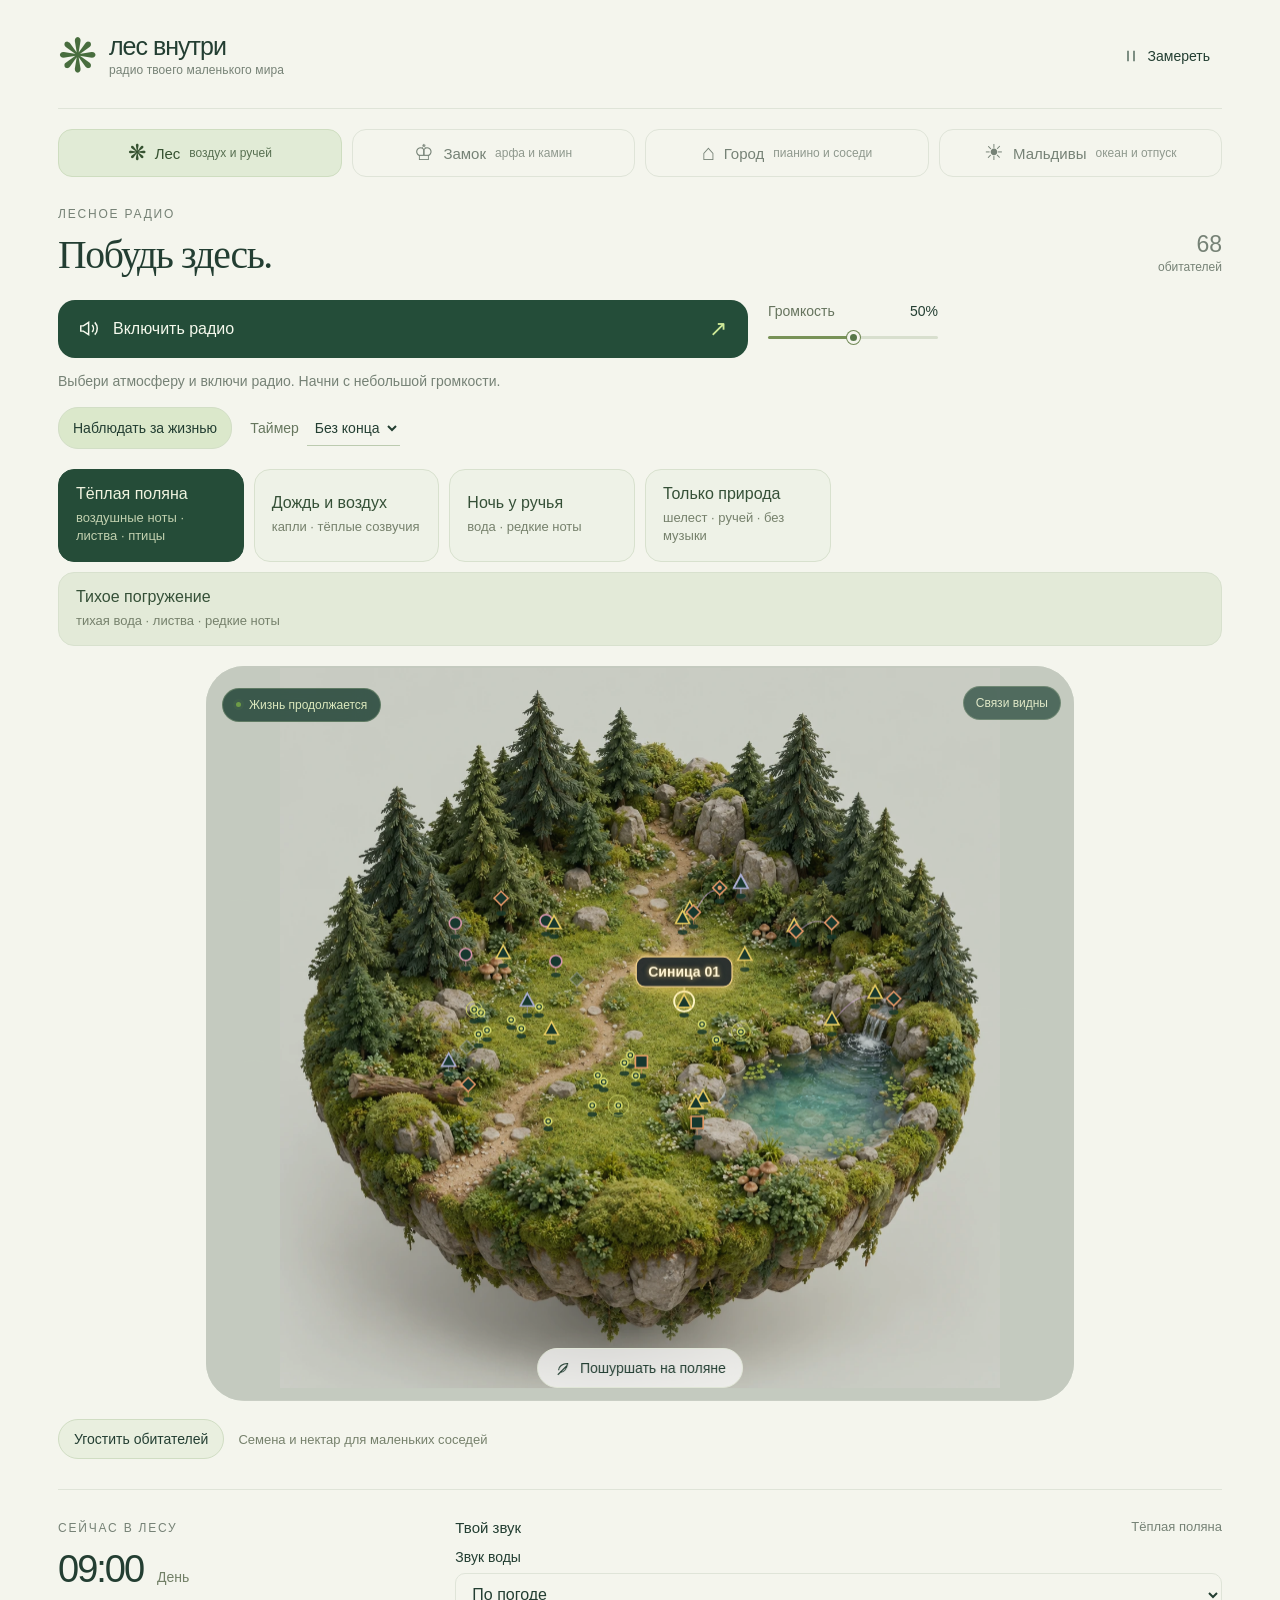
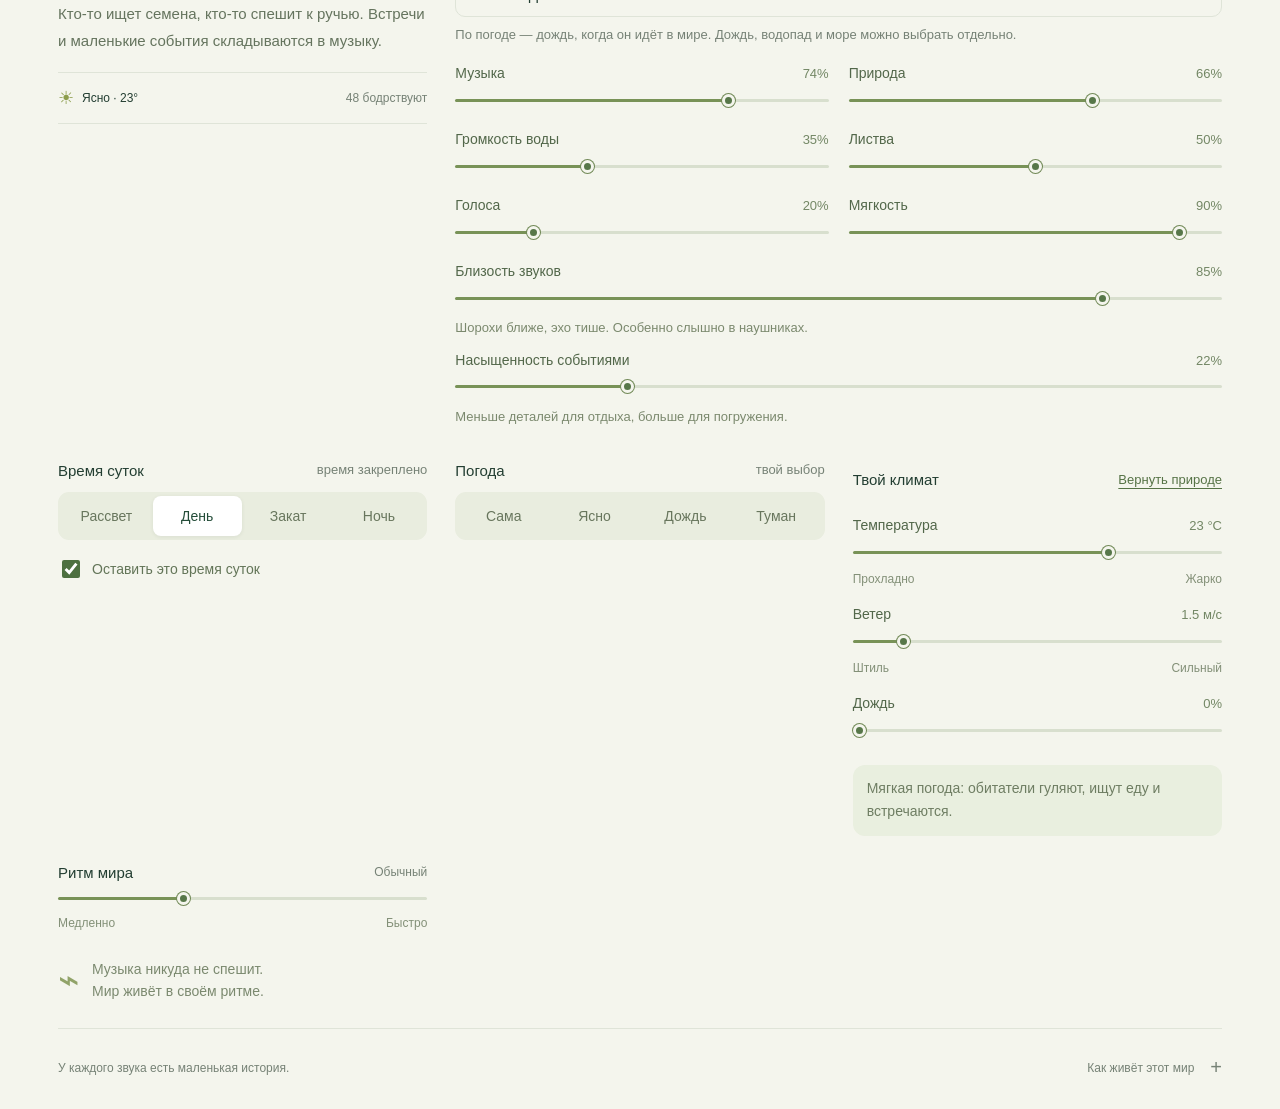
<file: index.html>
<!doctype html>
<html lang="ru">
<head>
  <meta charset="UTF-8">
  <meta name="viewport" content="width=device-width, initial-scale=1, viewport-fit=cover">
  <meta name="theme-color" content="#f4f5ed">
  <meta name="description" content="Маленький живой лес. Птицы перекликаются, погода меняется, а звуки рождаются из жизни обитателей.">
  <title>Лес внутри · тихое радио</title>
  <link rel="icon" type="image/svg+xml" href="data:image/svg+xml,%3Csvg xmlns='http://www.w3.org/2000/svg' viewBox='0 0 48 48'%3E%3Crect width='48' height='48' rx='14' fill='%231d4434'/%3E%3Cpath d='M24 8 11 30h10v10h6V30h10Z' fill='%23d7eb9b'/%3E%3C/svg%3E">
  <link rel="stylesheet" href="style.css?v=15">
  <script type="module" src="life-app.js?v=14"></script>
<!-- Yandex.Metrika counter -->
<script type="text/javascript">
    (function(m,e,t,r,i,k,a){
        m[i]=m[i]||function(){(m[i].a=m[i].a||[]).push(arguments)};
        m[i].l=1*new Date();
        for (var j = 0; j < document.scripts.length; j++) {if (document.scripts[j].src === r) { return; }}
        k=e.createElement(t),a=e.getElementsByTagName(t)[0],k.async=1,k.src=r,a.parentNode.insertBefore(k,a)
    })(window, document,'script','https://mc.yandex.ru/metrika/tag.js?id=113103435', 'ym');

    ym(113103435, 'init', {ssr:true, webvisor:true, clickmap:true, ecommerce:"dataLayer", referrer: document.referrer, url: location.href, accurateTrackBounce:true, trackLinks:true});
</script>
<!-- /Yandex.Metrika counter -->
<link rel="stylesheet" href="observation.css?v=16"><script type="module" src="observation.js?v=16"></script>
</head>
<body>
<noscript><div><img src="https://mc.yandex.ru/watch/113103435" style="position:absolute; left:-9999px;" alt="" /></div></noscript>
  <div class="app-shell">
    <header class="masthead">
      <a class="wordmark" href="./" aria-label="Лес внутри, главная"><span class="mark" aria-hidden="true">❋</span><span>лес внутри<span class="wordmark-sub">радио твоего маленького мира</span></span></a>
      <button class="quiet-button" id="pause" aria-pressed="false"><svg viewBox="0 0 24 24" fill="none" stroke="currentColor" stroke-width="1.5" aria-hidden="true"><path d="M8 5v14M16 5v14"/></svg><span>Замереть</span></button>
    </header>

    <nav class="world-navigation" aria-label="Выбрать мир"><a href="./" aria-current="page"><span aria-hidden="true">❋</span> Лес <small>воздух и ручей</small></a><a href="castle.html"><span aria-hidden="true">♔</span> Замок <small>арфа и камин</small></a><a href="city.html"><span aria-hidden="true">⌂</span> Город <small>пианино и соседи</small></a><a href="maldives.html"><span aria-hidden="true">☀</span> Мальдивы <small>океан и отпуск</small></a></nav>
    <main class="world-layout">
      <section class="world-section" aria-label="Живой лес">
        <div class="world-heading"><div><p class="eyebrow">ЛЕСНОЕ РАДИО</p><h1>Побудь здесь.</h1></div><div class="world-number"><span id="population">68</span><span> обитателей</span></div></div>
        <div class="listen-bar">
          <button class="listen-button" id="listen" aria-pressed="false"><svg id="speaker-icon" viewBox="0 0 24 24" fill="none" stroke="currentColor" stroke-width="1.7" aria-hidden="true"><path d="m11 5-6 4H2v6h3l6 4V5Z"/><path d="M15 8a6 6 0 0 1 0 8m3-11a10 10 0 0 1 0 14"/></svg><span id="listen-text">Включить радио</span><span class="listen-arrow" aria-hidden="true">↗</span></button>
          <div class="volume-control"><label for="volume">Громкость <output id="volume-value">45%</output></label><input id="volume" type="range" min="0" max="100" value="45" aria-label="Громкость леса"></div>
        </div>
        <p class="audio-note" id="audio-note" role="status">Нажми «Включить радио». Мягкая музыка и тихие звуки леса.</p>
        <div class="radio-tools"><button class="radio-toggle" id="radio-mode" aria-pressed="true">Наблюдать за жизнью</button><label for="sleep-timer">Таймер <select id="sleep-timer"><option value="0">Без конца</option><option value="15">15 минут</option><option value="30">30 минут</option><option value="60">1 час</option><option value="120">2 часа</option></select></label><output id="timer-left"></output></div>
        <div class="sound-scenes" role="group" aria-label="Готовая атмосфера">
          <button data-preset="warm" aria-pressed="false"><span>Тёплая поляна</span><small>воздушные ноты · листва · птицы</small></button>
          <button data-preset="rain" aria-pressed="false"><span>Дождь и воздух</span><small>капли · тёплые созвучия</small></button>
          <button data-preset="night" aria-pressed="false"><span>Ночь у ручья</span><small>вода · редкие ноты</small></button>
          <button data-preset="nature" aria-pressed="false"><span>Только природа</span><small>шелест · ручей · без музыки</small></button>
          <button class="immersion-preset" data-preset="close" aria-pressed="false"><span>Тихое погружение</span><small>тихая вода · листва · редкие ноты</small></button>
        </div>
        <div class="observation-stage" id="observation"><div class="scene-column"><div class="scene-wrap" id="scene-wrap">
          <div class="scene-badge" id="scene-badge"><span class="live-dot"></span><span id="scene-label">Лес просыпается</span></div>
          <canvas id="world" width="900" height="900" role="img" aria-label="Живой лес с 68 агентами. Нажми на обитателя или выбери его в панели наблюдения, чтобы узнать его цель."></canvas>
          <p class="scene-loading" id="scene-loading">Поляна просыпается…</p>
          <div class="scene-selected" id="scene-selected" hidden></div>
          <button class="touch-hint" id="call-birds"><svg viewBox="0 0 24 24" fill="none" stroke="currentColor" stroke-width="1.5" aria-hidden="true"><path d="M6 15c0-5 5-9 12-9-1 7-5 12-10 12m0 0 9-9m-9 9-3 3"/></svg>Пошуршать на поляне</button>
          <button class="connections-toggle" id="connections" aria-pressed="true">Связи видны</button>
          <div class="night-stars" aria-hidden="true">✦</div>
        </div></div>
<aside class="observation-panel" data-view="resident" aria-label="Наблюдать за жизнью">
<div class="observation-tabs" role="group" aria-label="Что наблюдать" hidden><button type="button" data-view="resident" aria-pressed="true" aria-controls="resident-panel">Житель</button><button type="button" data-view="events" aria-pressed="false" aria-controls="journal-panel">События</button></div>
<section id="resident-panel" class="agent-inspector" aria-labelledby="agent-heading"><div class="inspector-top"><h2 id="agent-heading">Наблюдать за обитателем</h2><select id="agent-select" aria-label="Выбрать обитателя"></select></div><div class="agent-now"><span id="agent-glyph" aria-hidden="true">△</span><div><p id="agent-action">Ищет семена</p><p id="agent-reason">Проголодался и ищет еду.</p></div></div><div class="needs"><div><span>Сытость</span><meter id="need-food" min="0" max="1" value=".5">50%</meter></div><div><span>Силы</span><meter id="need-energy" min="0" max="1" value=".8">80%</meter></div><div><span>Спокойствие</span><meter id="need-calm" min="0" max="1" value="1">100%</meter></div></div><p class="agent-memory" id="agent-memory">У каждого есть своё укрытие и знакомые места.</p></section>
<section id="journal-panel" class="journal-section" aria-labelledby="journal-heading"><div class="control-heading"><h2 id="journal-heading">Маленькие события</h2><span class="journal-flower" aria-hidden="true">✳</span></div><ol class="event-list" id="events"></ol></section>
</aside></div>
        <div class="world-actions"><button id="feed-world">Угостить обитателей</button><span id="interaction-note" role="status">Семена и нектар для маленьких соседей</span></div>
        <div class="species-legend" id="species-legend" aria-label="Виды обитателей"></div>
        
      </section>

      <aside class="forest-panel" aria-label="Управление лесом"><div class="environment-status">
        <div class="panel-intro"><p class="eyebrow">СЕЙЧАС В ЛЕСУ</p><div class="time-row"><span id="clock">06:20</span><span class="time-period" id="period">Рассвет</span></div><p class="world-summary" id="world-summary">Птицы просыпаются. Скоро раздастся первый ответ.</p></div>
        <div class="weather-status"><span id="weather-symbol" aria-hidden="true">☀</span><span id="weather-description">Тихое утро</span><span class="agent-count"><span id="awake-count">12</span> бодрствуют</span></div>
        <div class="ecosystem-pulse"><div><span>Активность</span><strong id="activity">0%</strong></div><div><span>Напряжение</span><strong id="tension">0%</strong></div></div>
        </div><section class="control-section sound-mixer"><div class="control-heading"><h2>Твой звук</h2><span id="preset-name">Мягкая атмосфера</span></div><div class="water-choice"><label for="water-mode">Звук воды</label><select id="water-mode" aria-describedby="water-help"><option value="0">По погоде</option><option value="1">Капли на листве</option><option value="2">Лесной водопад</option><option value="3">Морские волны</option><option value="4">Без воды</option></select><p id="water-help" class="range-help">По погоде — дождь, когда он идёт в мире. Дождь, водопад и море можно выбрать отдельно.</p></div><div class="mixer-grid">
          <div><label for="music">Музыка <output id="music-value">72%</output></label><input id="music" type="range" min="0" max="100" value="72"></div>
          <div><label for="world-volume">Природа <output id="world-volume-value">65%</output></label><input id="world-volume" type="range" min="0" max="100" value="65"></div>
          <div><label for="water">Громкость воды <output id="water-value">50%</output></label><input id="water" type="range" min="0" max="100" value="50"></div>
          <div><label for="leaves">Листва <output id="leaves-value">50%</output></label><input id="leaves" type="range" min="0" max="100" value="50"></div>
          <div><label for="calls">Голоса <output id="calls-value">24%</output></label><input id="calls" type="range" min="0" max="100" value="24"></div>
          <div><label for="softness">Мягкость <output id="softness-value">85%</output></label><input id="softness" type="range" min="0" max="100" value="85"></div>
          <div class="wide"><label for="intimacy">Близость звуков <output id="intimacy-value">85%</output></label><input id="intimacy" type="range" min="0" max="100" value="85"><p class="range-help">Шорохи ближе, эхо тише. Особенно слышно в наушниках.</p></div>
          <div class="wide"><label for="detail">Насыщенность событиями <output id="detail-value">30%</output></label><input id="detail" type="range" min="0" max="100" value="30"><p class="range-help">Меньше деталей для отдыха, больше для погружения.</p></div>
        </div></section>
        <section class="control-section"><div class="control-heading"><h2>Время суток</h2><span id="time-flow">день идёт сам</span></div><div class="segments time-segments" role="group" aria-label="Выбрать время суток"><button data-time="6.3" class="selected" aria-pressed="true">Рассвет</button><button data-time="12" aria-pressed="false">День</button><button data-time="18.5" aria-pressed="false">Закат</button><button data-time="23" aria-pressed="false">Ночь</button></div><label class="check-label" for="hold-time"><input id="hold-time" type="checkbox">Оставить это время суток</label></section>
        <section class="control-section"><div class="control-heading"><h2>Погода</h2><span id="weather-mode-label">меняется сама</span></div><div class="segments weather-segments" role="group" aria-label="Выбрать погоду"><button data-weather="auto" class="selected" aria-pressed="true">Сама</button><button data-weather="clear" aria-pressed="false">Ясно</button><button data-weather="rain" aria-pressed="false">Дождь</button><button data-weather="fog" aria-pressed="false">Туман</button></div></section>
        <section class="control-section climate-section"><div class="control-heading"><h2>Твой климат</h2><button class="text-button" id="auto-climate">Вернуть природе</button></div>
          <label for="temperature">Температура <output id="temperature-value">22 °C</output></label><input id="temperature" type="range" min="-5" max="35" step="1" value="22"><div class="range-caption"><span>Прохладно</span><span>Жарко</span></div>
          <label for="wind">Ветер <output id="wind-value">2 м/с</output></label><input id="wind" type="range" min="0" max="12" step="0.5" value="2"><div class="range-caption"><span>Штиль</span><span>Сильный</span></div>
          <label for="rain-level">Дождь <output id="rain-level-value">0%</output></label><input id="rain-level" type="range" min="0" max="100" step="1" value="0">
          <p class="climate-effect" id="climate-effect">Тепло и тихо. Обитатели гуляют по поляне.</p>
        </section>
        <section class="control-section rhythm-section"><div class="control-heading"><label for="speed">Ритм мира</label><output id="speed-value">Обычный</output></div><input id="speed" type="range" min="0" max="3" step="1" value="1"><div class="range-caption"><span>Медленно</span><span>Быстро</span></div></section>
        
        <div class="forest-note"><span aria-hidden="true">⌁</span><p>Музыка никуда не спешит.<br>Мир живёт в своём ритме.</p></div>
      </aside>
    </main>
    <footer><span>У каждого звука есть маленькая история.</span><button class="about-toggle" id="about-toggle" aria-expanded="false" aria-controls="about">Как живёт этот мир <span aria-hidden="true">+</span></button></footer>
    <section id="about" class="about" hidden><p>68 обитателей выбирают занятия в зависимости от голода, жажды, усталости, соседей и погоды. Они находят ресурсы, отдыхают, создают запасы и запоминают знакомых. Нажми на символ обитателя, чтобы увидеть его цель и состояние.</p><p>Протяжные воздушные ноты, свободные мелодии, шелест и ручей создаются в реальном времени. Встречи обитателей добавляют редкие ноты и звуки. Громкость меняется плавно. Ползунок «Природа» управляет всеми природными звуками. Вода, листва и голоса настраиваются отдельно; «Без воды» убирает дождь и потоки из звука.</p><p>Настройки и жизнь леса сохраняются в этом браузере. Радио продолжает звучать при переходе в другую вкладку, если браузер разрешает фоновое воспроизведение. На iPhone воспроизведение при блокировке экрана зависит от Safari и настроек устройства. Если звук прервался, вернись на страницу и нажми «Продолжить слушать». Таймер плавно убавляет звук в последние 30 секунд.</p><p class="credit">Самостоятельный эксперимент по мотивам <a href="https://www.murmur.living/" target="_blank" rel="noopener noreferrer">Murmur</a>. Неофициальная версия с собственным движком и звуком.</p></section>
  </div>
</body>
</html>
</file>
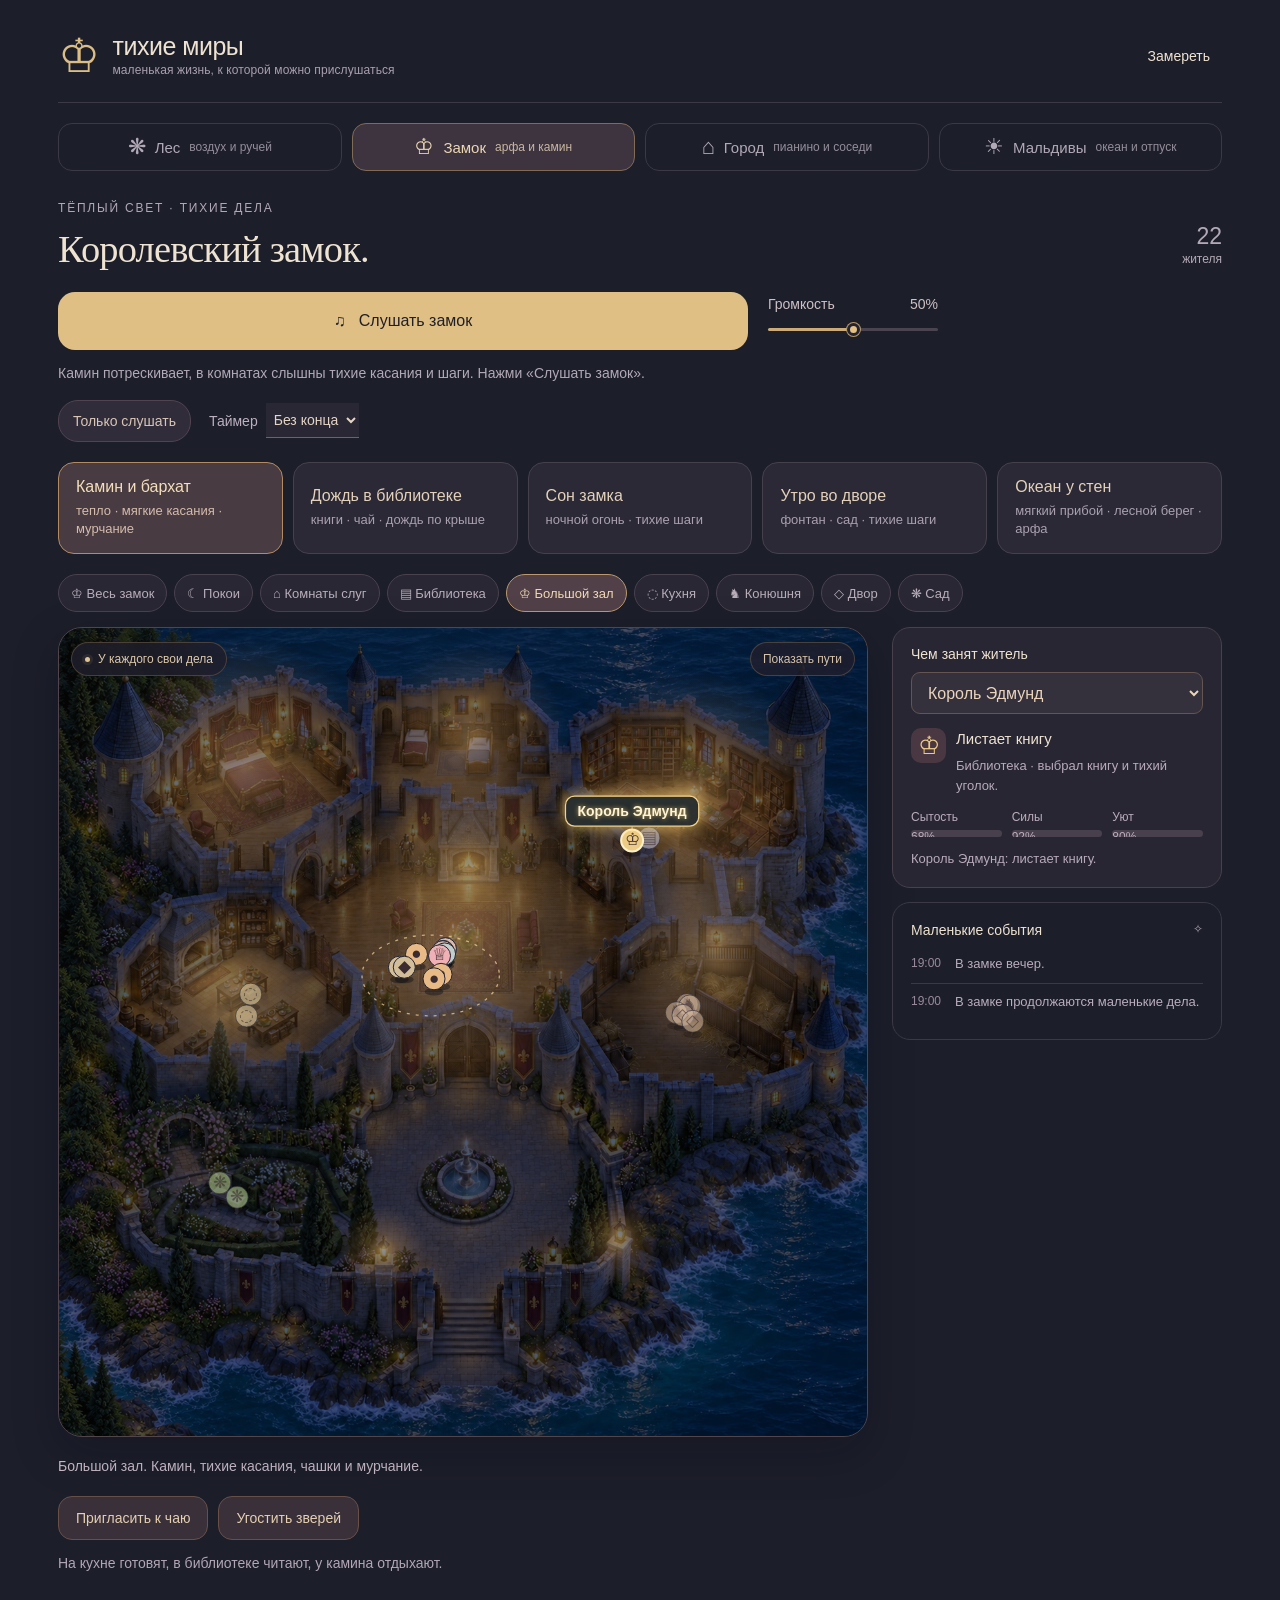
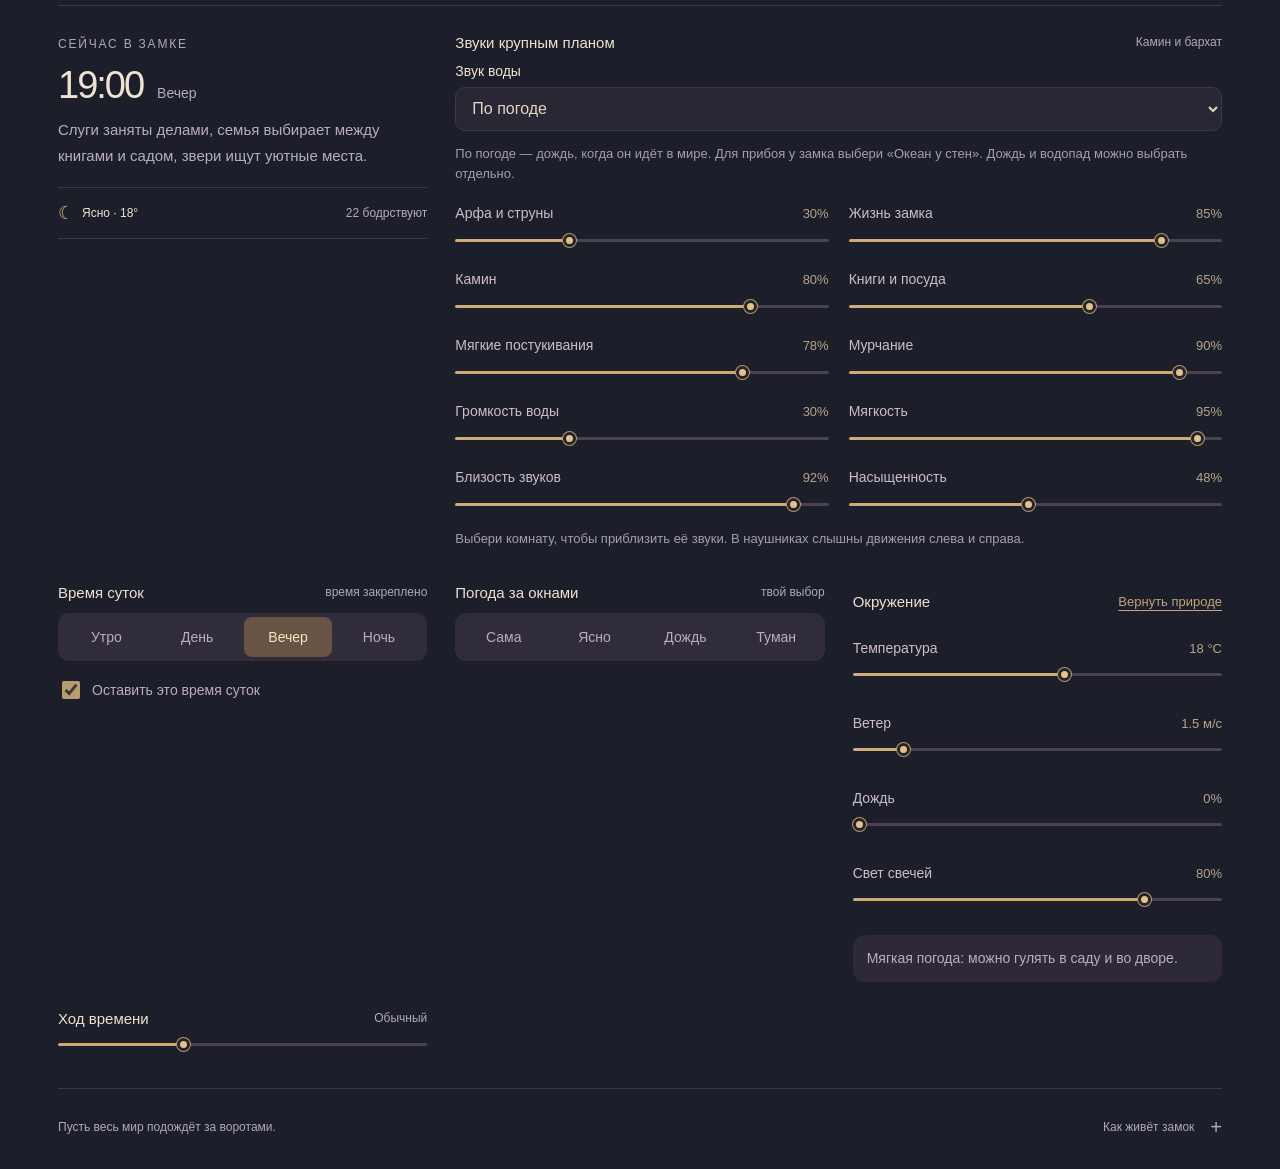
<file: castle.html>
<!doctype html>
<html lang="ru">
<head>
 <meta charset="UTF-8"><meta name="viewport" content="width=device-width, initial-scale=1, viewport-fit=cover"><meta name="theme-color" content="#1c1e2a">
 <title>Королевский замок · тихие миры</title><meta name="description" content="Живой миниатюрный замок: королевская семья, слуги и звери. Камин, книги, мягкие постукивания и тихая музыка.">
 <link rel="icon" href="data:image/svg+xml,%3Csvg xmlns='http://www.w3.org/2000/svg' viewBox='0 0 48 48'%3E%3Crect width='48' height='48' rx='12' fill='%23252736'/%3E%3Cpath d='m9 16 8 6 7-12 7 12 8-6-4 20H13Z' fill='%23ddbd83'/%3E%3C/svg%3E">
 <link rel="stylesheet" href="style.css?v=15"><link rel="stylesheet" href="castle.css?v=6"><script type="module" src="castle-app.js?v=14"></script>
<!-- Yandex.Metrika counter -->
<script type="text/javascript">
    (function(m,e,t,r,i,k,a){
        m[i]=m[i]||function(){(m[i].a=m[i].a||[]).push(arguments)};
        m[i].l=1*new Date();
        for (var j = 0; j < document.scripts.length; j++) {if (document.scripts[j].src === r) { return; }}
        k=e.createElement(t),a=e.getElementsByTagName(t)[0],k.async=1,k.src=r,a.parentNode.insertBefore(k,a)
    })(window, document,'script','https://mc.yandex.ru/metrika/tag.js?id=113103435', 'ym');

    ym(113103435, 'init', {ssr:true, webvisor:true, clickmap:true, ecommerce:"dataLayer", referrer: document.referrer, url: location.href, accurateTrackBounce:true, trackLinks:true});
</script>
<!-- /Yandex.Metrika counter -->
<link rel="stylesheet" href="observation.css?v=16"><script type="module" src="observation.js?v=16"></script>
</head>
<body class="castle-page">
<noscript><div><img src="https://mc.yandex.ru/watch/113103435" style="position:absolute; left:-9999px;" alt="" /></div></noscript>
<div class="app-shell">
 <header class="masthead"><a class="wordmark" href="./"><span class="mark" aria-hidden="true">♔</span><span>тихие миры<span class="wordmark-sub">маленькая жизнь, к которой можно прислушаться</span></span></a><button class="quiet-button" id="pause" aria-pressed="false">Замереть</button></header>
 <nav class="world-navigation" aria-label="Выбрать мир"><a href="./"><span aria-hidden="true">❋</span> Лес <small>воздух и ручей</small></a><a href="castle.html" aria-current="page"><span aria-hidden="true">♔</span> Замок <small>арфа и камин</small></a><a href="city.html"><span aria-hidden="true">⌂</span> Город <small>пианино и соседи</small></a><a href="maldives.html"><span aria-hidden="true">☀</span> Мальдивы <small>океан и отпуск</small></a></nav>
 <main class="world-layout">
 <section class="world-section" aria-label="Жизнь замка">
  <div class="world-heading"><div><p class="eyebrow">ТЁПЛЫЙ СВЕТ · ТИХИЕ ДЕЛА</p><h1>Королевский замок.</h1></div><div class="world-number"><span>22</span><span>жителя</span></div></div>
  <div class="listen-bar"><button class="listen-button" id="listen" aria-pressed="false"><span aria-hidden="true">♫</span><span id="listen-text">Слушать замок</span></button><div class="volume-control"><label for="volume">Громкость <output id="volume-value">50%</output></label><input id="volume" type="range" min="0" max="100" value="50"></div></div>
  <p class="audio-note" id="audio-note" role="status">Камин потрескивает, в комнатах слышны тихие касания и шаги. Нажми «Слушать замок».</p>
  <div class="radio-tools"><button class="radio-toggle" id="radio-mode" aria-pressed="false">Только слушать</button><label for="sleep-timer">Таймер <select id="sleep-timer"><option value="0">Без конца</option><option value="15">15 минут</option><option value="30">30 минут</option><option value="60">1 час</option><option value="120">2 часа</option></select></label><output id="timer-left"></output></div>
  <div class="sound-scenes" role="group" aria-label="Атмосфера замка"><button data-preset="hearth" aria-pressed="false"><span>Камин и бархат</span><small>тепло · мягкие касания · мурчание</small></button><button data-preset="library" aria-pressed="false"><span>Дождь в библиотеке</span><small>книги · чай · дождь по крыше</small></button><button data-preset="night" aria-pressed="false"><span>Сон замка</span><small>ночной огонь · тихие шаги</small></button><button data-preset="morning" aria-pressed="false"><span>Утро во дворе</span><small>фонтан · сад · тихие шаги</small></button><button data-preset="coast" aria-pressed="false"><span>Океан у стен</span><small>мягкий прибой · лесной берег · арфа</small></button></div>
  <div class="room-list" id="room-list" role="group" aria-label="Где слушать"></div>
  <div class="observation-stage" id="observation"><div class="scene-column"><div class="scene-wrap castle-scene"><div class="scene-badge"><span class="live-dot"></span><span id="scene-label">В замке вечер</span></div><canvas id="world" width="1000" height="1000" role="img" aria-label="Замок на лесном берегу океана в разрезе с движущимися жителями. Выбери жителя на карте или в панели наблюдения."></canvas><p class="scene-loading" id="scene-loading">Зажигаем свечи…</p><button class="connections-toggle" id="paths" aria-pressed="false">Показать пути</button></div></div>
<aside class="observation-panel" data-view="resident" aria-label="Наблюдать за жизнью">
<div class="observation-tabs" role="group" aria-label="Что наблюдать" hidden><button type="button" data-view="resident" aria-pressed="true" aria-controls="resident-panel">Житель</button><button type="button" data-view="events" aria-pressed="false" aria-controls="journal-panel">События</button></div>
<section id="resident-panel" class="agent-inspector" aria-labelledby="agent-heading"><div class="inspector-top"><h2 id="agent-heading">Чем занят житель</h2><select id="agent-select" aria-label="Выбрать жителя"></select></div><div class="agent-now"><span id="agent-glyph" aria-hidden="true">♔</span><div><p id="agent-action">Читает книгу</p><p id="agent-reason">Выбрал тихий уголок.</p></div></div><div class="needs"><div><span>Сытость</span><meter id="need-food" min="0" max="1" value=".8">80%</meter></div><div><span>Силы</span><meter id="need-energy" min="0" max="1" value=".8">80%</meter></div><div><span>Уют</span><meter id="need-comfort" min="0" max="1" value=".8">80%</meter></div></div><p class="agent-memory" id="agent-memory"></p></section>
<section id="journal-panel" class="journal-section" aria-labelledby="journal-heading"><div class="control-heading"><h2 id="journal-heading">Маленькие события</h2><span aria-hidden="true">✧</span></div><ol class="event-list" id="events"></ol></section>
</aside></div>
  <p class="focus-description" id="focus-description">Весь замок. Звуки доносятся из разных комнат.</p>
  <div class="castle-actions"><button id="invite-tea">Пригласить к чаю</button><button id="feed-pets">Угостить зверей</button></div><p class="action-note" id="interaction-note" role="status">На кухне готовят, в библиотеке читают, у камина отдыхают.</p>
  
 </section>
 <aside class="forest-panel" aria-label="Настройки замка"><div class="environment-status">
  <div class="panel-intro"><p class="eyebrow">СЕЙЧАС В ЗАМКЕ</p><div class="time-row"><span id="clock">19:00</span><span class="time-period" id="period">Вечер</span></div><p class="world-summary" id="world-summary">У каждого есть свои маленькие дела.</p></div>
  <div class="weather-status"><span id="weather-symbol" aria-hidden="true">☾</span><span id="weather-description">Тихий вечер</span><span class="agent-count"><span id="awake-count">22</span> бодрствуют</span></div>
  </div><section class="control-section sound-mixer"><div class="control-heading"><h2>Звуки крупным планом</h2><span id="preset-name">Камин и бархат</span></div><div class="water-choice"><label for="water-mode">Звук воды</label><select id="water-mode" aria-describedby="water-help"><option value="0">По погоде</option><option value="1">Дождь по крыше</option><option value="2">Лесной водопад</option><option value="3">Океан у стен</option><option value="4">Без воды</option></select><p id="water-help" class="range-help">По погоде — дождь, когда он идёт в мире. Для прибоя у замка выбери «Океан у стен». Дождь и водопад можно выбрать отдельно.</p></div><div class="mixer-grid" id="mixer-grid">
<div><label for="music">Арфа и струны <output id="music-value">32%</output></label><input id="music" type="range" min="0" max="100" value="32"></div>
<div><label for="world-volume">Жизнь замка <output id="world-volume-value">85%</output></label><input id="world-volume" type="range" min="0" max="100" value="85"></div>
<div><label for="fire">Камин <output id="fire-value">65%</output></label><input id="fire" type="range" min="0" max="100" value="65"></div>
<div><label for="paper">Книги и посуда <output id="paper-value">80%</output></label><input id="paper" type="range" min="0" max="100" value="80"></div>
<div><label for="fabric">Мягкие постукивания <output id="fabric-value">70%</output></label><input id="fabric" type="range" min="0" max="100" value="70"></div>
<div><label for="pets">Мурчание <output id="pets-value">72%</output></label><input id="pets" type="range" min="0" max="100" value="72"></div>
<div><label for="water">Громкость воды <output id="water-value">15%</output></label><input id="water" type="range" min="0" max="100" value="15"></div>
<div><label for="softness">Мягкость <output id="softness-value">94%</output></label><input id="softness" type="range" min="0" max="100" value="94"></div>
<div><label for="intimacy">Близость звуков <output id="intimacy-value">90%</output></label><input id="intimacy" type="range" min="0" max="100" value="90"></div>
<div><label for="detail">Насыщенность <output id="detail-value">45%</output></label><input id="detail" type="range" min="0" max="100" value="45"></div>
</div><p class="range-help">Выбери комнату, чтобы приблизить её звуки. В наушниках слышны движения слева и справа.</p></section>
  <section class="control-section"><div class="control-heading"><h2>Время суток</h2><span id="time-flow">время закреплено</span></div><div class="segments" role="group" aria-label="Время суток"><button data-time="7" aria-pressed="false">Утро</button><button data-time="13" aria-pressed="false">День</button><button data-time="19" aria-pressed="true">Вечер</button><button data-time="1" aria-pressed="false">Ночь</button></div><label class="check-label" for="hold-time"><input type="checkbox" id="hold-time" checked>Оставить это время суток</label></section>
  <section class="control-section"><div class="control-heading"><h2>Погода за окнами</h2><span id="weather-mode-label">твой выбор</span></div><div class="segments" role="group" aria-label="Погода"><button data-weather="auto" aria-pressed="false">Сама</button><button data-weather="clear" aria-pressed="true">Ясно</button><button data-weather="rain" aria-pressed="false">Дождь</button><button data-weather="fog" aria-pressed="false">Туман</button></div></section>
  <section class="control-section climate-section"><div class="control-heading"><h2>Окружение</h2><button class="text-button" id="auto-climate">Вернуть природе</button></div>
   <label for="temperature">Температура <output id="temperature-value">18 °C</output></label><input id="temperature" type="range" min="-5" max="35" value="18">
   <label for="wind">Ветер <output id="wind-value">1.5 м/с</output></label><input id="wind" type="range" min="0" max="12" step="0.5" value="1.5">
   <label for="rain-level">Дождь <output id="rain-level-value">0%</output></label><input id="rain-level" type="range" min="0" max="100" value="0">
   <label for="candles">Свет свечей <output id="candles-value">72%</output></label><input id="candles" type="range" min="0" max="100" value="72">
   <p class="climate-effect" id="climate-effect">За окнами тихо. Можно выйти в сад.</p>
  </section>
  <section class="control-section rhythm-section"><div class="control-heading"><label for="speed">Ход времени</label><output id="speed-value">Обычный</output></div><input id="speed" type="range" min="0" max="3" step="1" value="1"></section>
  
 </aside>
 </main>
 <footer><span>Пусть весь мир подождёт за воротами.</span><button class="about-toggle" id="about-toggle" aria-expanded="false" aria-controls="about">Как живёт замок <span aria-hidden="true">+</span></button></footer>
 <section class="about" id="about" hidden><p>22 жителя выбирают занятия по времени суток, усталости, голоду и погоде. Повар готовит чай, дворецкий накрывает на стол, семья приходит в большой зал. Горничные поддерживают порядок, конюхи кормят и расчёсывают лошадей. Жители запоминают встречи.</p><p>Действия жителей звучат короткими касаниями книжной обложки, деревянными постукиваниями, каплями в чашке и мягкими шагами. Между ними остаются паузы. Коты мурлычут, посуда тихо звякает, а дождь стучит по крыше. Дрова негромко потрескивают: мелкие угольки, редкие щелчки и тихое пламя. Музыка складывается из неспешных арфовых мелодий в тёплом мажоре, с мягким завершением фраз и паузами. Это стилизованный синтез звуков без записанных голосов и зацикленной музыкальной дорожки.</p><p>«Близость звуков» приближает тихие детали и уменьшает эхо. «Жизнь замка» регулирует весь немузыкальный слой. Таймер плавно убавляет звук перед выключением.</p><p>Настройки сохраняются в этом браузере. Фоновое воспроизведение и работа при блокировке экрана зависят от браузера и устройства. Если звук прервался, вернись на страницу и нажми «Продолжить слушать».</p></section>
</div>
</body></html>
</file>
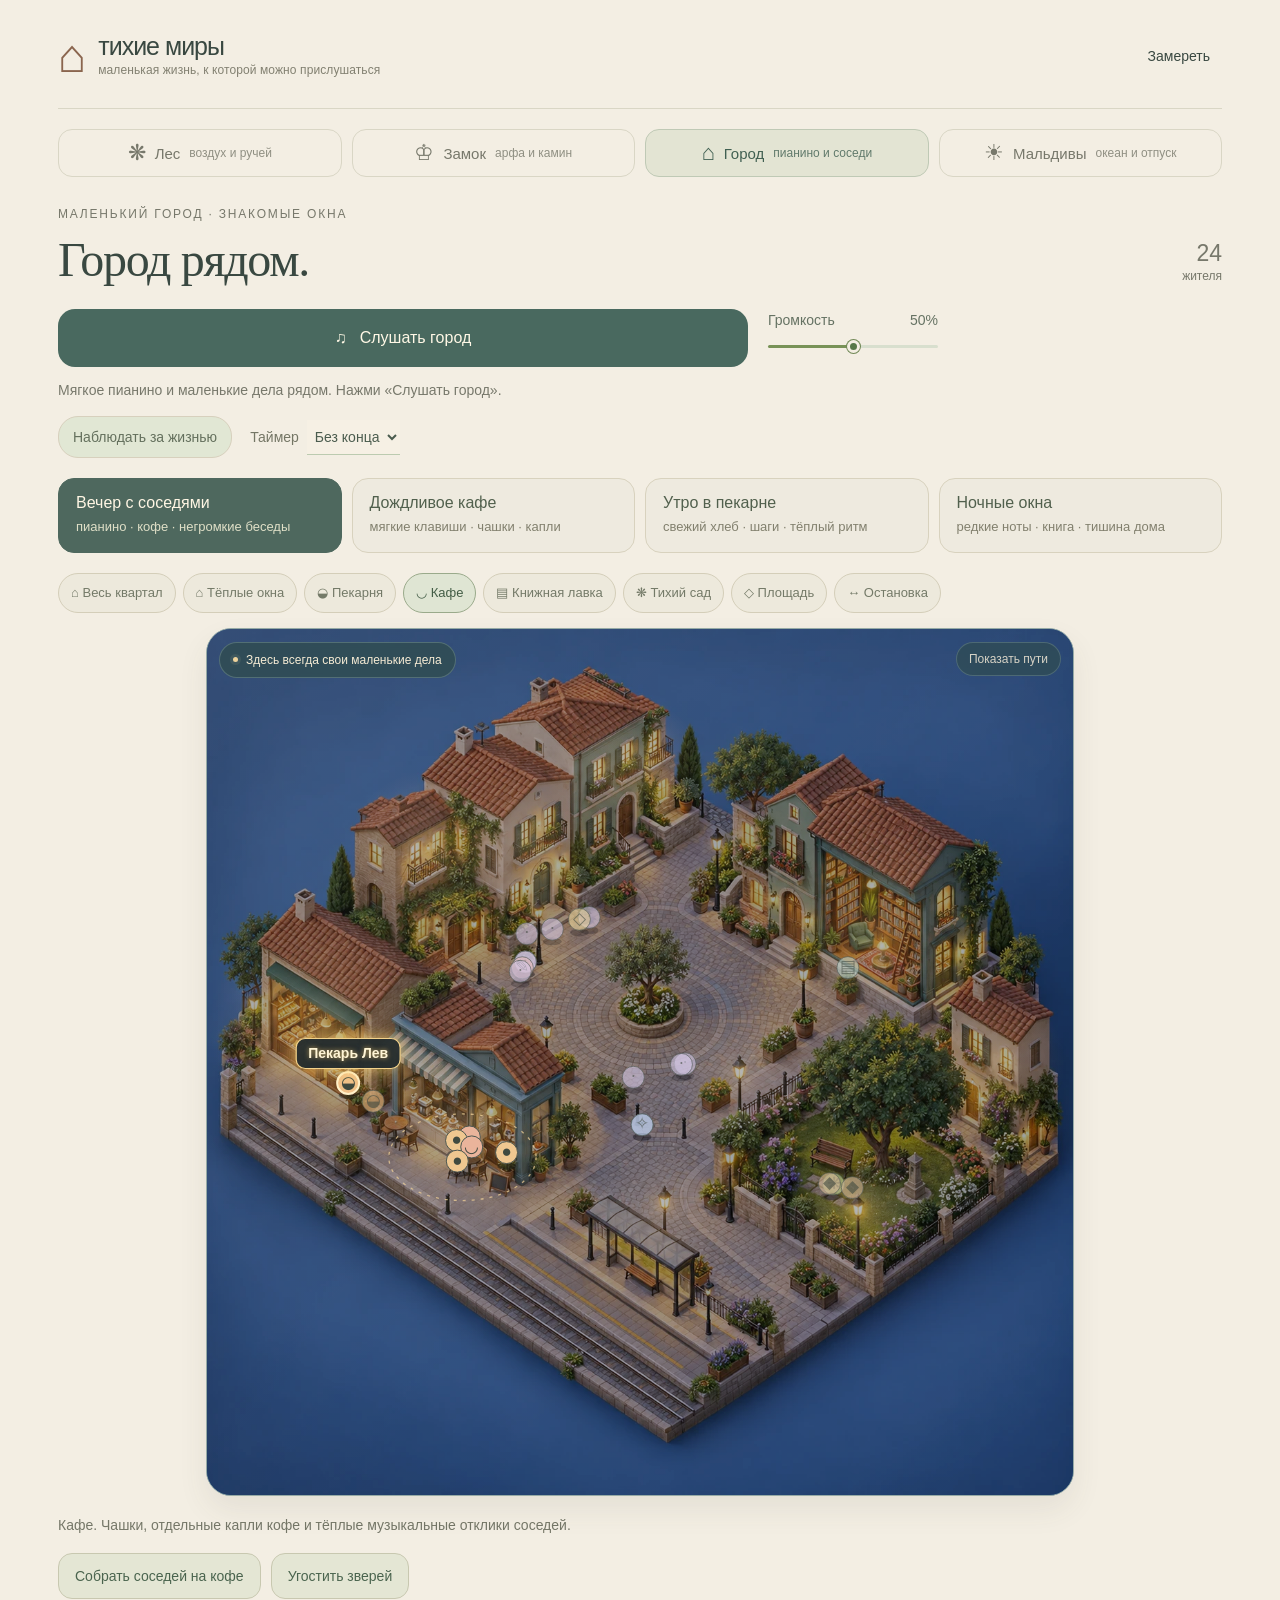
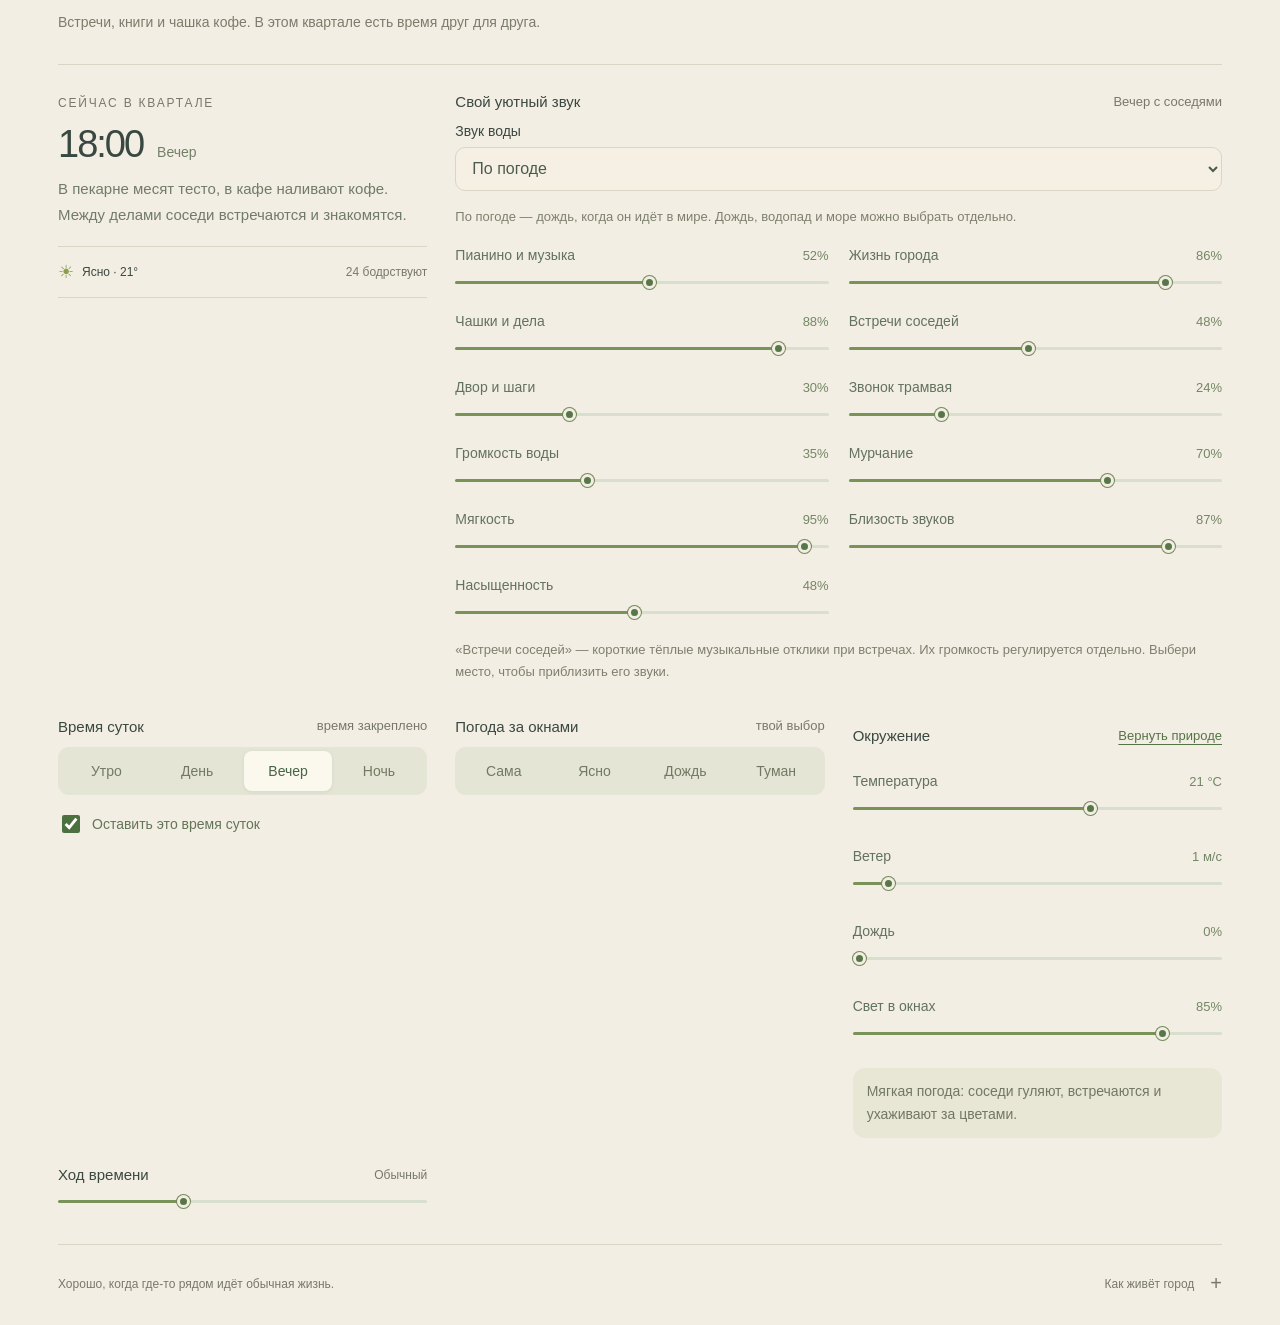
<file: city.html>
<!doctype html>
<html lang="ru">
<head>
 <meta charset="UTF-8"><meta name="viewport" content="width=device-width, initial-scale=1, viewport-fit=cover"><meta name="theme-color" content="#f3eee3">
 <title>Город рядом · тихие миры</title><meta name="description" content="Маленький живой город: уютное кафе, пекарня, соседи и звери. Мягкое пианино и повседневные звуки для спокойного радио.">
 <link rel="icon" href="data:image/svg+xml,%3Csvg xmlns='http://www.w3.org/2000/svg' viewBox='0 0 48 48'%3E%3Crect width='48' height='48' rx='12' fill='%2349695f'/%3E%3Cpath d='M11 22 24 11l13 11v16H11Z' fill='%23f3dfad'/%3E%3Cpath d='M18 24h5v6h-5Zm8 0h5v6h-5Zm-5 9h6v5h-6Z' fill='%238d694b'/%3E%3C/svg%3E">
 <link rel="stylesheet" href="style.css?v=15"><link rel="stylesheet" href="city.css?v=6"><script type="module" src="city-app.js?v=14"></script>
<!-- Yandex.Metrika counter -->
<script type="text/javascript">
    (function(m,e,t,r,i,k,a){
        m[i]=m[i]||function(){(m[i].a=m[i].a||[]).push(arguments)};
        m[i].l=1*new Date();
        for (var j = 0; j < document.scripts.length; j++) {if (document.scripts[j].src === r) { return; }}
        k=e.createElement(t),a=e.getElementsByTagName(t)[0],k.async=1,k.src=r,a.parentNode.insertBefore(k,a)
    })(window, document,'script','https://mc.yandex.ru/metrika/tag.js?id=113103435', 'ym');

    ym(113103435, 'init', {ssr:true, webvisor:true, clickmap:true, ecommerce:"dataLayer", referrer: document.referrer, url: location.href, accurateTrackBounce:true, trackLinks:true});
</script>
<!-- /Yandex.Metrika counter -->
<link rel="stylesheet" href="observation.css?v=16"><script type="module" src="observation.js?v=16"></script>
</head>
<body class="city-page">
<noscript><div><img src="https://mc.yandex.ru/watch/113103435" style="position:absolute; left:-9999px;" alt="" /></div></noscript>
<div class="app-shell">
 <header class="masthead"><a class="wordmark" href="./"><span class="mark" aria-hidden="true">⌂</span><span>тихие миры<span class="wordmark-sub">маленькая жизнь, к которой можно прислушаться</span></span></a><button class="quiet-button" id="pause" aria-pressed="false">Замереть</button></header>
 <nav class="world-navigation" aria-label="Выбрать мир"><a href="./"><span aria-hidden="true">❋</span> Лес <small>воздух и ручей</small></a><a href="castle.html"><span aria-hidden="true">♔</span> Замок <small>арфа и камин</small></a><a href="city.html" aria-current="page"><span aria-hidden="true">⌂</span> Город <small>пианино и соседи</small></a><a href="maldives.html"><span aria-hidden="true">☀</span> Мальдивы <small>океан и отпуск</small></a></nav>
 <main class="world-layout">
 <section class="world-section" aria-label="Жизнь города">
  <div class="world-heading"><div><p class="eyebrow">МАЛЕНЬКИЙ ГОРОД · ЗНАКОМЫЕ ОКНА</p><h1>Город рядом.</h1></div><div class="world-number"><span>24</span><span>жителя</span></div></div>
  <div class="listen-bar"><button class="listen-button" id="listen" aria-pressed="false"><span aria-hidden="true">♫</span><span id="listen-text">Слушать город</span></button><div class="volume-control"><label for="volume">Громкость <output id="volume-value">50%</output></label><input id="volume" type="range" min="0" max="100" value="50"></div></div>
  <p class="audio-note" id="audio-note" role="status">Мягкое пианино и маленькие дела рядом. Нажми «Слушать город».</p>
  <div class="radio-tools"><button class="radio-toggle" id="radio-mode" aria-pressed="false">Только слушать</button><label for="sleep-timer">Таймер <select id="sleep-timer"><option value="0">Без конца</option><option value="15">15 минут</option><option value="30">30 минут</option><option value="60">1 час</option><option value="120">2 часа</option></select></label><output id="timer-left"></output></div>
  <div class="sound-scenes" role="group" aria-label="Атмосфера города">
   <button data-preset="neighbors" aria-pressed="false"><span>Вечер с соседями</span><small>пианино · кофе · негромкие беседы</small></button>
   <button data-preset="rain" aria-pressed="false"><span>Дождливое кафе</span><small>мягкие клавиши · чашки · капли</small></button>
   <button data-preset="morning" aria-pressed="false"><span>Утро в пекарне</span><small>свежий хлеб · шаги · тёплый ритм</small></button>
   <button data-preset="night" aria-pressed="false"><span>Ночные окна</span><small>редкие ноты · книга · тишина дома</small></button>
  </div>
  <div class="room-list" id="place-list" role="group" aria-label="Где слушать"></div>
  <div class="observation-stage" id="observation"><div class="scene-column"><div class="scene-wrap city-scene"><div class="scene-badge"><span class="live-dot"></span><span id="scene-label">В городе вечер</span></div><canvas id="world" width="1000" height="1000" role="img" aria-label="Город с движущимися жителями и трамваем. Выбери жителя на карте или в панели наблюдения."></canvas><p class="scene-loading" id="scene-loading">Открываем знакомые окна…</p><button class="connections-toggle" id="paths" aria-pressed="false">Показать пути</button></div></div>
<aside class="observation-panel" data-view="resident" aria-label="Наблюдать за жизнью">
<div class="observation-tabs" role="group" aria-label="Что наблюдать" hidden><button type="button" data-view="resident" aria-pressed="true" aria-controls="resident-panel">Житель</button><button type="button" data-view="events" aria-pressed="false" aria-controls="journal-panel">События</button></div>
<section id="resident-panel" class="agent-inspector" aria-labelledby="agent-heading"><div class="inspector-top"><h2 id="agent-heading">Чем занят житель</h2><select id="agent-select" aria-label="Выбрать жителя"></select></div><div class="agent-now"><span id="agent-glyph" aria-hidden="true">⌂</span><div><p id="agent-action">Читает книгу</p><p id="agent-reason">Выбрал тихий уголок.</p></div></div><div class="needs"><div><span>Сытость</span><meter id="need-food" min="0" max="1" value=".8">80%</meter></div><div><span>Силы</span><meter id="need-energy" min="0" max="1" value=".8">80%</meter></div><div><span>Уют</span><meter id="need-comfort" min="0" max="1" value=".8">80%</meter></div></div><p class="agent-memory" id="agent-memory"></p></section>
<section id="journal-panel" class="journal-section" aria-labelledby="journal-heading"><div class="control-heading"><h2 id="journal-heading">Маленькие события</h2><span aria-hidden="true">✧</span></div><ol class="event-list" id="events"></ol></section>
</aside></div>
  <p class="focus-description" id="focus-description">Весь квартал. Слышны маленькие дела соседей.</p>
  <div class="city-actions"><button id="invite-coffee">Собрать соседей на кофе</button><button id="feed-pets">Угостить зверей</button></div><p class="action-note" id="interaction-note" role="status">Встречи, книги и чашка кофе. В этом квартале есть время друг для друга.</p>
  
 </section>
 <aside class="forest-panel" aria-label="Настройки города"><div class="environment-status">
  <div class="panel-intro"><p class="eyebrow">СЕЙЧАС В КВАРТАЛЕ</p><div class="time-row"><span id="clock">18:00</span><span class="time-period" id="period">Вечер</span></div><p class="world-summary" id="world-summary">У каждого есть свои маленькие дела.</p></div>
  <div class="weather-status"><span id="weather-symbol" aria-hidden="true">☾</span><span id="weather-description">Тихий вечер</span><span class="agent-count"><span id="awake-count">24</span> бодрствуют</span></div>
  </div><section class="control-section sound-mixer"><div class="control-heading"><h2>Свой уютный звук</h2><span id="preset-name">Вечер с соседями</span></div><div class="water-choice"><label for="water-mode">Звук воды</label><select id="water-mode" aria-describedby="water-help"><option value="0">По погоде</option><option value="1">Мягкий дождь</option><option value="2">Лесной водопад</option><option value="3">Морские волны</option><option value="4">Без воды</option></select><p id="water-help" class="range-help">По погоде — дождь, когда он идёт в мире. Дождь, водопад и море можно выбрать отдельно.</p></div><div class="mixer-grid" id="mixer-grid">
<div><label for="music">Пианино и музыка <output id="music-value">52%</output></label><input id="music" type="range" min="0" max="100" value="52"></div>
<div><label for="world-volume">Жизнь города <output id="world-volume-value">86%</output></label><input id="world-volume" type="range" min="0" max="100" value="86"></div>
<div><label for="cafe">Чашки и дела <output id="cafe-value">88%</output></label><input id="cafe" type="range" min="0" max="100" value="88"></div>
<div><label for="people">Встречи соседей <output id="people-value">42%</output></label><input id="people" type="range" min="0" max="100" value="42"></div>
<div><label for="street">Двор и шаги <output id="street-value">36%</output></label><input id="street" type="range" min="0" max="100" value="36"></div>
<div><label for="tram">Звонок трамвая <output id="tram-value">32%</output></label><input id="tram" type="range" min="0" max="100" value="32"></div>
<div><label for="water">Громкость воды <output id="water-value">35%</output></label><input id="water" type="range" min="0" max="100" value="35"></div>
<div><label for="pets">Мурчание <output id="pets-value">62%</output></label><input id="pets" type="range" min="0" max="100" value="62"></div>
<div><label for="softness">Мягкость <output id="softness-value">95%</output></label><input id="softness" type="range" min="0" max="100" value="95"></div>
<div><label for="intimacy">Близость звуков <output id="intimacy-value">87%</output></label><input id="intimacy" type="range" min="0" max="100" value="87"></div>
<div><label for="detail">Насыщенность <output id="detail-value">44%</output></label><input id="detail" type="range" min="0" max="100" value="44"></div>
</div><p class="range-help">«Встречи соседей» — короткие тёплые музыкальные отклики при встречах. Их громкость регулируется отдельно. Выбери место, чтобы приблизить его звуки.</p></section>
  <section class="control-section"><div class="control-heading"><h2>Время суток</h2><span id="time-flow">время закреплено</span></div><div class="segments" role="group" aria-label="Время суток"><button data-time="8" aria-pressed="false">Утро</button><button data-time="13" aria-pressed="false">День</button><button data-time="18" aria-pressed="true">Вечер</button><button data-time="1" aria-pressed="false">Ночь</button></div><label class="check-label" for="hold-time"><input type="checkbox" id="hold-time" checked>Оставить это время суток</label></section>
  <section class="control-section"><div class="control-heading"><h2>Погода за окнами</h2><span id="weather-mode-label">твой выбор</span></div><div class="segments" role="group" aria-label="Погода"><button data-weather="auto" aria-pressed="false">Сама</button><button data-weather="clear" aria-pressed="true">Ясно</button><button data-weather="rain" aria-pressed="false">Дождь</button><button data-weather="fog" aria-pressed="false">Туман</button></div></section>
  <section class="control-section climate-section"><div class="control-heading"><h2>Окружение</h2><button class="text-button" id="auto-climate">Вернуть природе</button></div>
   <label for="temperature">Температура <output id="temperature-value">18 °C</output></label><input id="temperature" type="range" min="-5" max="35" value="18">
   <label for="wind">Ветер <output id="wind-value">1.5 м/с</output></label><input id="wind" type="range" min="0" max="12" step="0.5" value="1.5">
   <label for="rain-level">Дождь <output id="rain-level-value">0%</output></label><input id="rain-level" type="range" min="0" max="100" value="0">
   <label for="lights">Свет в окнах <output id="lights-value">72%</output></label><input id="lights" type="range" min="0" max="100" value="72">
   <p class="climate-effect" id="climate-effect">За окнами тихо. Можно выйти погулять.</p>
  </section>
  <section class="control-section rhythm-section"><div class="control-heading"><label for="speed">Ход времени</label><output id="speed-value">Обычный</output></div><input id="speed" type="range" min="0" max="3" step="1" value="1"></section>
  
 </aside>
 </main>
 <footer><span>Хорошо, когда где-то рядом идёт обычная жизнь.</span><button class="about-toggle" id="about-toggle" aria-expanded="false" aria-controls="about">Как живёт город <span aria-hidden="true">+</span></button></footer>
 <section class="about" id="about" hidden><p>24 жителя выбирают занятия по времени суток, голоду, усталости, потребности в общении и погоде. Пекари пополняют запас хлеба, бариста готовят кофе, соседи заходят в книжную лавку, гуляют и запоминают знакомых. С 6 утра до 23 часов ходит трамвай. Ночью большинство жителей спит, а смотритель и коты продолжают свои дела.</p><p>Кнопка «Собрать соседей на кофе» запускает настоящую встречу: бариста готовят напитки, затем шесть соседей приходят за один стол. Чашки, капли кофе, касания книг и короткие шаги звучат из действий жителей, с паузами между ними. Соседи откликаются друг другу мягкими деревянными нотами, а трамвай подаёт негромкий звонок. Музыка собирается на ходу из мягкого пианино и тихого электропиано: простые мажорные мелодии плавно возвращаются к основной ноте. У леса и замка свои инструменты, гармонии и ритм.</p><p>Это стилизованный синтез: без записанных треков и настоящей человеческой речи. «Мягкость» приглушает верхние частоты, «Близость звуков» уменьшает эхо. Все слои регулируются отдельно; таймер плавно убавляет звук перед выключением.</p><p>Настройки сохраняются в этом браузере. Фоновое воспроизведение и работа при блокировке экрана зависят от браузера и устройства. Если звук прервался, вернись на страницу и нажми «Продолжить слушать».</p></section>
</div>
</body></html>
</file>
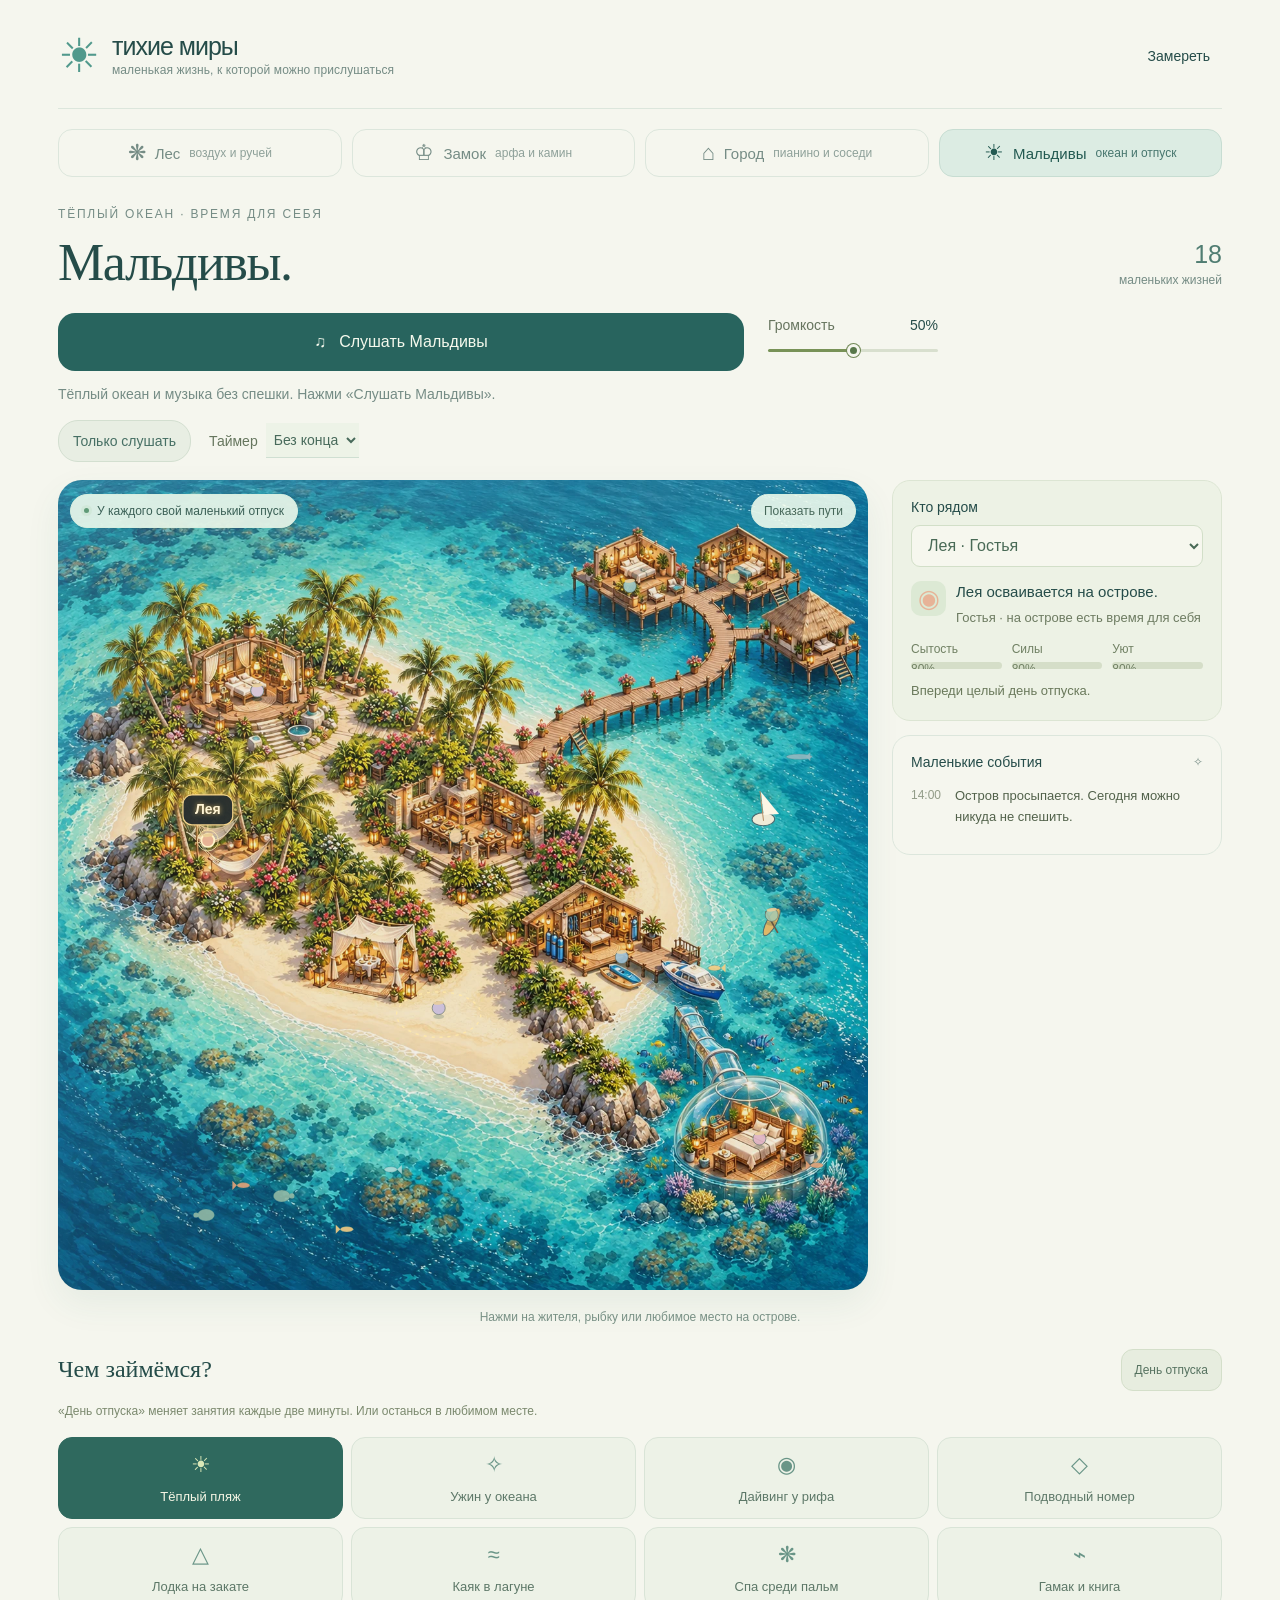
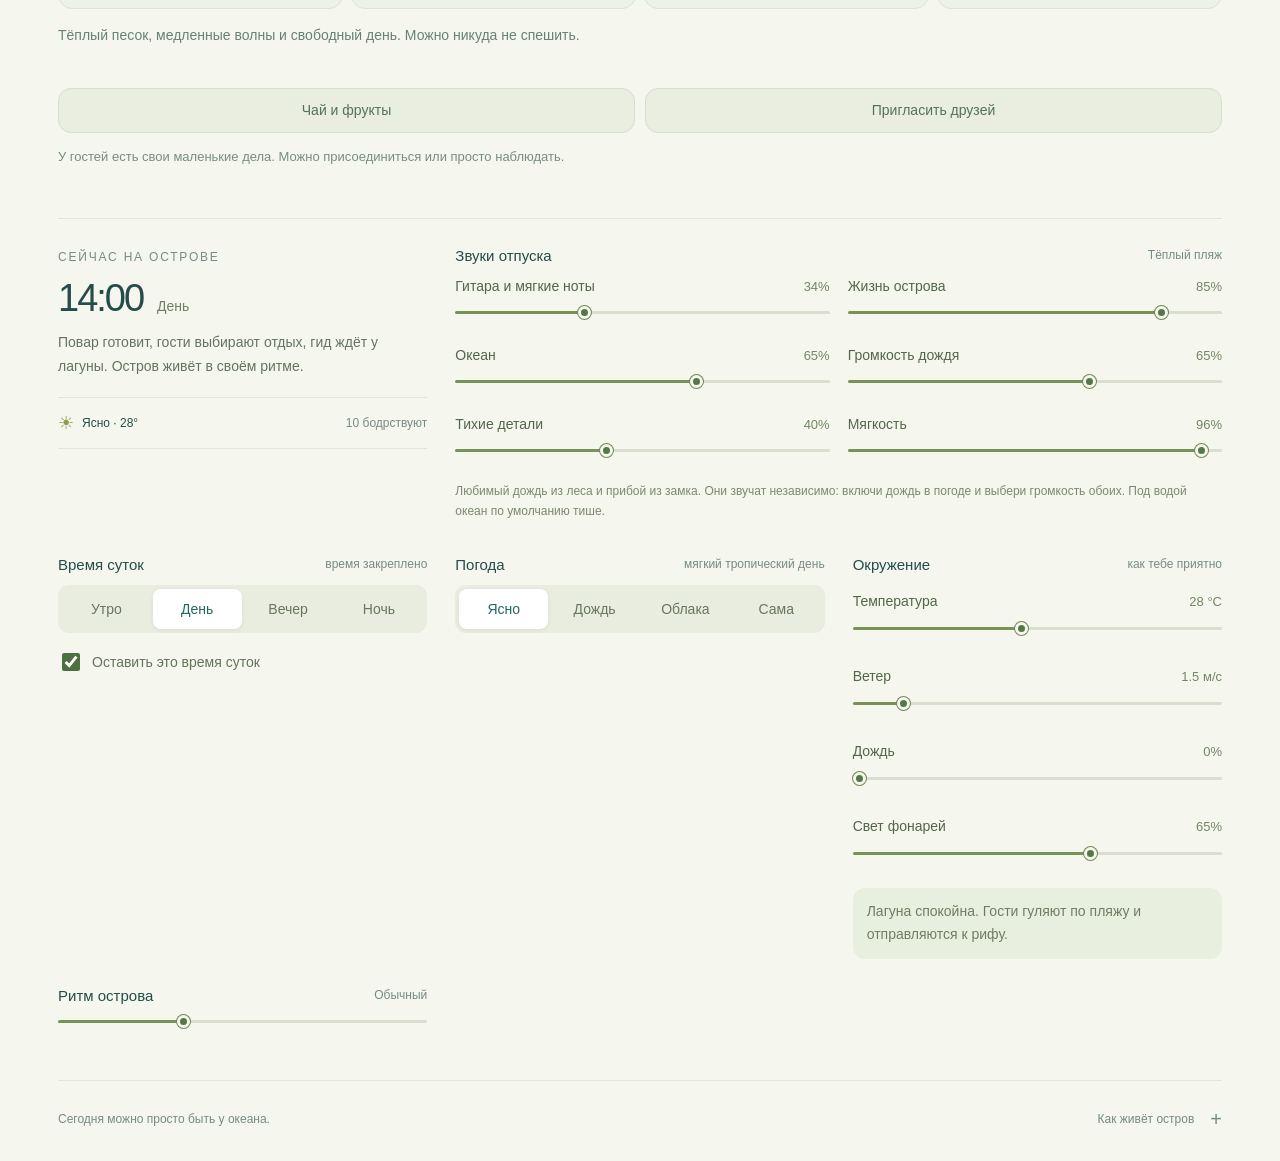
<file: maldives.html>
<!doctype html>
<html lang="ru"><head>
<meta charset="UTF-8"><meta name="viewport" content="width=device-width, initial-scale=1, viewport-fit=cover"><meta name="theme-color" content="#edf3e6">
<title>Мальдивы · тихие миры</title><meta name="description" content="Маленький остров для большого отдыха. Океан, мягкий дождь, уютные бунгало, ужин на пляже и подводный номер. Живой мир со спокойной музыкой.">
<link rel="icon" href="data:image/svg+xml,%3Csvg xmlns='http://www.w3.org/2000/svg' viewBox='0 0 48 48'%3E%3Crect width='48' height='48' rx='12' fill='%232f695e'/%3E%3Ccircle cx='31' cy='16' r='7' fill='%23e8d39b'/%3E%3Cpath d='M8 29q8-8 16 0t16 0M8 35q8-8 16 0t16 0' fill='none' stroke='%23d3ede0' stroke-width='3'/%3E%3C/svg%3E">
<link rel="stylesheet" href="style.css?v=15"><link rel="stylesheet" href="maldives.css?v=15"><script type="module" src="maldives-app.js?v=15"></script>
<!-- Yandex.Metrika counter -->
<script type="text/javascript">
    (function(m,e,t,r,i,k,a){
        m[i]=m[i]||function(){(m[i].a=m[i].a||[]).push(arguments)};
        m[i].l=1*new Date();
        for (var j = 0; j < document.scripts.length; j++) {if (document.scripts[j].src === r) { return; }}
        k=e.createElement(t),a=e.getElementsByTagName(t)[0],k.async=1,k.src=r,a.parentNode.insertBefore(k,a)
    })(window, document,'script','https://mc.yandex.ru/metrika/tag.js?id=113103435', 'ym');

    ym(113103435, 'init', {ssr:true, webvisor:true, clickmap:true, ecommerce:"dataLayer", referrer: document.referrer, url: location.href, accurateTrackBounce:true, trackLinks:true});
</script>
<!-- /Yandex.Metrika counter -->
<link rel="stylesheet" href="observation.css?v=16"><script type="module" src="observation.js?v=16"></script>
</head><body class="maldives-page">
<noscript><div><img src="https://mc.yandex.ru/watch/113103435" style="position:absolute;left:-9999px" alt=""></div><p>Чтобы остров жил и звучал, включи JavaScript в браузере.</p></noscript>
<div class="app-shell">
<header class="masthead"><a class="wordmark" href="./"><span class="mark" aria-hidden="true">☀</span><span>тихие миры<span class="wordmark-sub">маленькая жизнь, к которой можно прислушаться</span></span></a><button class="quiet-button" id="pause" aria-pressed="false">Замереть</button></header>
<nav class="world-navigation" aria-label="Выбрать мир"><a href="./"><span aria-hidden="true">❋</span> Лес <small>воздух и ручей</small></a><a href="castle.html"><span aria-hidden="true">♔</span> Замок <small>арфа и камин</small></a><a href="city.html"><span aria-hidden="true">⌂</span> Город <small>пианино и соседи</small></a><a href="maldives.html" aria-current="page"><span aria-hidden="true">☀</span> Мальдивы <small>океан и отпуск</small></a></nav>
<main class="world-layout">
<section class="world-section" aria-label="Жизнь острова">
<div class="world-heading"><div><p class="eyebrow">ТЁПЛЫЙ ОКЕАН · ВРЕМЯ ДЛЯ СЕБЯ</p><h1>Мальдивы.</h1></div><div class="world-number"><span>18</span><span>маленьких жизней</span></div></div>
<div class="listen-bar"><button class="listen-button" id="listen" aria-pressed="false"><span aria-hidden="true">♫</span><span id="listen-text">Слушать Мальдивы</span></button><div class="volume-control"><label for="volume">Громкость <output id="volume-value">50%</output></label><input id="volume" type="range" min="0" max="100" value="50"></div></div>
<p class="audio-note" id="audio-note" role="status">Тёплый океан и музыка без спешки. Нажми «Слушать Мальдивы».</p>
<div class="radio-tools"><button class="radio-toggle" id="radio-mode" aria-pressed="false">Только слушать</button><label for="sleep-timer">Таймер <select id="sleep-timer"><option value="0">Без конца</option><option value="15">15 минут</option><option value="30">30 минут</option><option value="60">1 час</option><option value="120">2 часа</option></select></label><output id="timer-left"></output></div>
<div class="observation-stage" id="observation"><div class="scene-column"><div class="scene-wrap maldives-scene"><div class="scene-badge"><span class="live-dot"></span><span id="scene-label">У каждого свой маленький отпуск</span></div><canvas id="world" width="1000" height="1000" role="img" aria-label="Миниатюрный остров Мальдивы с гостями, бунгало в разрезе и подводным номером. Выбери жителя на карте или в списке."></canvas><p class="scene-loading" id="scene-loading">Готовим остров к твоему приезду…</p><button class="connections-toggle" id="paths" aria-pressed="false">Показать пути</button></div></div>
<aside class="observation-panel" data-view="resident" aria-label="Наблюдать за жизнью">
<div class="observation-tabs" role="group" aria-label="Что наблюдать" hidden><button type="button" data-view="resident" aria-pressed="true" aria-controls="resident-panel">Житель</button><button type="button" data-view="events" aria-pressed="false" aria-controls="journal-panel">События</button></div>
<section id="resident-panel" class="agent-inspector" aria-labelledby="agent-heading"><div class="inspector-top"><h2 id="agent-heading">Кто рядом</h2><select id="agent-select" aria-label="Выбрать жителя"></select></div><div class="agent-now"><span id="agent-glyph" aria-hidden="true">◉</span><div><p id="agent-action"></p><p id="agent-reason"></p></div></div><div class="needs"><div><span>Сытость</span><meter id="need-food" min="0" max="1" value=".8">80%</meter></div><div><span>Силы</span><meter id="need-energy" min="0" max="1" value=".8">80%</meter></div><div><span>Уют</span><meter id="need-comfort" min="0" max="1" value=".8">80%</meter></div></div><p class="agent-memory" id="agent-memory"></p></section>
<section id="journal-panel" class="journal-section" aria-labelledby="journal-heading"><div class="control-heading"><h2 id="journal-heading">Маленькие события</h2><span aria-hidden="true">✧</span></div><ol class="event-list" id="events"></ol></section>
</aside></div>
<p class="island-caption">Нажми на жителя, рыбку или любимое место на острове.</p>
<div class="activity-heading"><h2>Чем займёмся?</h2><button id="tour" aria-pressed="false" aria-describedby="tour-help">День отпуска</button></div><p id="tour-help" class="range-help">«День отпуска» меняет занятия каждые две минуты. Или останься в любимом месте.</p>
<div class="activity-grid" id="activities" role="group" aria-label="Занятия на Мальдивах"></div>
<p class="focus-description" id="focus-description">Тёплый песок, медленные волны и свободный день.</p>
<div class="island-actions"><button id="tea">Чай и фрукты</button><button id="invite">Пригласить друзей</button></div><p id="interaction-note" class="action-note" role="status">У гостей есть свои маленькие дела. Можно присоединиться или просто наблюдать.</p>

</section>
<aside class="forest-panel" aria-label="Настройки острова"><div class="environment-status">
<div class="panel-intro"><p class="eyebrow">СЕЙЧАС НА ОСТРОВЕ</p><div class="time-row"><span id="clock">14:00</span><span class="time-period" id="period">День</span></div><p class="world-summary" id="world-summary">Остров живёт в своём ритме.</p></div>
<div class="weather-status"><span id="weather-symbol" aria-hidden="true">☀</span><span id="weather-description">Ясно · 28°</span><span class="agent-count"><span id="awake-count">10</span> бодрствуют</span></div>
</div><section class="control-section sound-mixer"><div class="control-heading"><h2>Звуки отпуска</h2><span id="activity-name">Тёплый пляж</span></div><div class="mixer-grid"><div><label for="music">Гитара и мягкие ноты <output id="music-value">34%</output></label><input id="music" type="range" min="0" max="100" value="34"></div><div><label for="world-volume">Жизнь острова <output id="world-volume-value">85%</output></label><input id="world-volume" type="range" min="0" max="100" value="85"></div><div><label for="ocean">Океан <output id="ocean-value">65%</output></label><input id="ocean" type="range" min="0" max="100" value="65"></div><div><label for="rain-volume">Громкость дождя <output id="rain-volume-value">65%</output></label><input id="rain-volume" type="range" min="0" max="100" value="65"></div><div><label for="details">Тихие детали <output id="details-value">40%</output></label><input id="details" type="range" min="0" max="100" value="40"></div><div><label for="softness">Мягкость <output id="softness-value">96%</output></label><input id="softness" type="range" min="0" max="100" value="96"></div></div><p class="range-help">Любимый дождь из леса и прибой из замка. Они звучат независимо: включи дождь в погоде и выбери громкость обоих. Под водой океан по умолчанию тише.</p></section>
<section class="control-section"><div class="control-heading"><h2>Время суток</h2><span id="time-flow">время закреплено</span></div><div class="segments" role="group" aria-label="Время суток"><button data-time="7" aria-pressed="false">Утро</button><button data-time="13" aria-pressed="true">День</button><button data-time="18" aria-pressed="false">Вечер</button><button data-time="1" aria-pressed="false">Ночь</button></div><label class="check-label" for="hold-time"><input id="hold-time" type="checkbox" checked>Оставить это время суток</label></section>
<section class="control-section"><div class="control-heading"><h2>Погода</h2><span>мягкий тропический день</span></div><div class="segments" role="group" aria-label="Погода"><button data-weather="clear" aria-pressed="true">Ясно</button><button data-weather="rain" aria-pressed="false">Дождь</button><button data-weather="cloud" aria-pressed="false">Облака</button><button data-weather="auto" aria-pressed="false">Сама</button></div></section>
<section class="control-section climate-section"><div class="control-heading"><h2>Окружение</h2><span>как тебе приятно</span></div><label for="temperature">Температура <output id="temperature-value">28 °C</output></label><input id="temperature" type="range" min="23" max="34" step="1" value="28"><label for="wind">Ветер <output id="wind-value">1.5 м/с</output></label><input id="wind" type="range" min="0" max="12" step="0.5" value="1.5"><label for="rain-level">Дождь <output id="rain-level-value">0%</output></label><input id="rain-level" type="range" min="0" max="100" step="1" value="0"><label for="candles">Свет фонарей <output id="candles-value">65%</output></label><input id="candles" type="range" min="0" max="100" step="1" value="65"><p class="climate-effect" id="climate-effect">Лагуна спокойна. Гости отправляются к рифу.</p></section>
<section class="control-section rhythm-section"><div class="control-heading"><label for="speed">Ритм острова</label><output id="speed-value">Обычный</output></div><input id="speed" type="range" min="0" max="3" step="1" value="1"></section>

</aside></main>
<footer><span>Сегодня можно просто быть у океана.</span><button class="about-toggle" id="about-toggle" aria-expanded="false" aria-controls="about">Как живёт остров <span aria-hidden="true">+</span></button></footer>
<section class="about" id="about" hidden><p>Гости выбирают занятия по времени суток, погоде, голоду и усталости. Повар готовит, хозяйка заботится о гостях, гид гуляет по лагуне, мастер спа встречает отдыхающих. Рыбы и черепахи живут у рифа. Нажми на жителя, чтобы узнать его имя и занятие.</p><p>Восемь способов отдохнуть: пляж, ужин у океана, дайвинг, подводный номер, лодка, каяк, спа и гамак. Выбор занятия меняет время и звуковую атмосферу. Затем можно настроить всё по-своему. «День отпуска» самостоятельно переключает занятия каждые две минуты жизни острова.</p><p>Музыка рождается из неспешных гитарных фраз и мягких деревянных нот. Дождь — та же цельная запись, что в лесу, с плавным повторением; океан — тот же прибой, что у замка. Короткие звуки посуды, чая, ткани и пузырьков синтезируются по действиям жителей. Морские обитатели двигаются без навязчивых звуков.</p><p>Настройки сохраняются в этом браузере. Таймер плавно убавляет звук перед выключением. Фоновое воспроизведение и работа при блокировке экрана зависят от браузера и устройства. Если звук прервался, вернись на страницу и нажми «Продолжить слушать».</p></section>
</div></body></html>
</file>
<file: style.css>
@font-face{font-family:ForestSans;src:local('Avenir Next'),local('Avenir'),local('Segoe UI');font-weight:100 900;font-display:swap}
:root{--paper:#f4f5ed;--ink:#233e32;--muted:#768276;--line:#dfe4d8;--green:#244d39;--lime:#dcecaa;--night:0;color-scheme:light;font-family:ForestSans,'Trebuchet MS',Arial,sans-serif;color:var(--ink);background:var(--paper);font-synthesis:none}
*{box-sizing:border-box}body{margin:0}button,a,input{-webkit-tap-highlight-color:transparent}button,input{font:inherit}button{cursor:pointer;color:inherit}button:disabled{cursor:wait;opacity:.75}button:focus-visible,a:focus-visible,input:focus-visible{outline:3px solid #748d4d;outline-offset:4px}button{border:0}a{color:inherit}.app-shell{max-width:1450px;margin:auto;padding:32px 58px 20px}.masthead{display:flex;align-items:center;justify-content:space-between;padding-bottom:28px;border-bottom:1px solid var(--line)}.wordmark{display:flex;gap:13px;align-items:center;text-decoration:none;font-size:25px;letter-spacing:-1px;font-weight:500}.mark{font-family:Georgia,serif;font-size:47px;font-weight:400;line-height:1;color:#486d3e}.wordmark-sub{display:block;font-size:12px;line-height:1.6;letter-spacing:.1px;font-weight:400;color:var(--muted)}.quiet-button{display:flex;align-items:center;gap:8px;background:transparent;padding:12px;font-size:14px}.quiet-button svg{width:18px;height:18px}.quiet-button[aria-pressed=true]{background:#e3e9d9;border-radius:30px}.world-layout{display:grid;grid-template-columns:minmax(0,1fr) 345px;gap:52px;padding:40px 0 26px}.world-section{min-width:0}.world-heading{display:flex;align-items:flex-end;justify-content:space-between;gap:16px}.eyebrow{font-size:12px;letter-spacing:1.8px;font-weight:500;margin:0 0 13px;color:var(--muted)}h1{font-family:Georgia,'Times New Roman',serif;font-size:clamp(34px,3.45vw,52px);font-weight:400;letter-spacing:-1.4px;line-height:1.1;margin:0}.world-number{font-size:14px;white-space:nowrap;padding-bottom:4px}.world-number span{color:var(--muted)}.scene-wrap{position:relative;isolation:isolate;width:100%;aspect-ratio:1.18;margin-top:16px;border-radius:38px;overflow:hidden;background:#f4f5ed;transition:background 3s}.scene-wrap:before{content:'';position:absolute;z-index:0;inset:3% 5%;border-radius:50%;background:radial-gradient(ellipse,#e8eee0 0%,transparent 69%);pointer-events:none}.scene-wrap canvas{position:absolute;width:100%;height:100%;inset:0;z-index:1;touch-action:manipulation;cursor:crosshair}.scene-badge{position:absolute;left:16px;top:22px;z-index:2;display:flex;gap:8px;align-items:center;background:#ffffffa8;backdrop-filter:blur(12px);padding:9px 13px;border:1px solid #e4e9db;border-radius:30px;font-size:12px;color:#53614c}.live-dot{height:5px;width:5px;border-radius:50%;background:#6e9c47;box-shadow:0 0 0 3px #709d4e13}.touch-hint{position:absolute;bottom:13px;left:50%;transform:translateX(-50%);z-index:3;display:flex;align-items:center;gap:8px;white-space:nowrap;background:#ffffffb5;border:1px solid #e0e6d7;border-radius:30px;padding:10px 16px;font-size:14px;backdrop-filter:blur(9px);transition:background .2s,box-shadow .2s}.touch-hint:hover{background:#fff;box-shadow:0 5px 20px #233e3210}.touch-hint svg{height:18px;width:18px}.scene-loading{position:absolute;left:0;right:0;top:48%;text-align:center;font-size:14px;color:var(--muted);z-index:2}.scene-selected{position:absolute;bottom:64px;left:50%;transform:translateX(-50%);z-index:3;padding:7px 13px;border-radius:16px;color:#f5f9ed;background:#244d39e0;font-size:12px;white-space:nowrap}.night-stars{position:absolute;z-index:2;right:26px;top:30px;font-size:26px;color:#e5efa8;opacity:var(--night);transition:opacity 2s;pointer-events:none}.listen-bar{display:flex;align-items:center;gap:28px;padding:7px 18px 0}.listen-button{flex:1;min-width:230px;display:flex;gap:13px;justify-content:center;align-items:center;min-height:58px;padding:15px 21px;background:var(--green);color:#f5f9ed;border-radius:17px;font-size:16px;transition:background .2s,transform .2s}.listen-button:hover{background:#365e42;transform:translateY(-1px)}.listen-button svg{width:21px;height:21px;flex-shrink:0}.listen-arrow{font-size:22px;margin-left:auto;color:#cee998}.listen-button[aria-pressed=true]{background:#d8eaaa;color:#28432d}.volume-control{width:170px;flex-shrink:0}.volume-control label{display:flex;align-items:center;justify-content:space-between;font-size:12px;margin-bottom:5px;color:#66745e}.volume-control output{font-variant-numeric:tabular-nums;color:var(--ink)}input[type=range]{-webkit-appearance:none;appearance:none;background:transparent;cursor:pointer;height:26px;width:100%;margin:0;accent-color:#577749;--fill:45%}input[type=range]::-webkit-slider-runnable-track{height:3px;border-radius:5px;background:linear-gradient(to right,#789257 0 var(--fill),#d8dfce var(--fill) 100%)}input[type=range]::-moz-range-track{height:3px;background:#d8dfce;border-radius:5px}input[type=range]::-moz-range-progress{height:3px;background:#789257}input[type=range]::-webkit-slider-thumb{-webkit-appearance:none;width:13px;height:13px;margin-top:-5px;border-radius:50%;background:#577749;border:3px solid var(--paper);box-shadow:0 0 0 1px #718957}input[type=range]::-moz-range-thumb{width:9px;height:9px;border-radius:50%;background:#577749;border:2px solid var(--paper)}.audio-note{font-size:12px;color:var(--muted);margin:13px 18px 0;line-height:1.6;min-height:20px}.forest-panel{border-left:1px solid var(--line);padding-left:34px;align-self:stretch}.panel-intro .eyebrow{margin-top:3px}.time-row{display:flex;align-items:baseline;gap:14px;margin-top:18px}.time-row>span:first-child{font-size:43px;font-weight:400;letter-spacing:-2px;font-variant-numeric:tabular-nums}.time-period{font-size:14px;color:#728067}.world-summary{font-size:14px;line-height:1.75;min-height:48px;margin:10px 0 18px;color:#65745e;max-width:290px}.weather-status{display:flex;align-items:center;gap:8px;font-size:12px;padding:14px 0;border-top:1px solid var(--line);border-bottom:1px solid var(--line)}#weather-symbol{font-size:18px;color:#8c9d4c}#weather-description{flex:1}.agent-count{color:var(--muted);white-space:nowrap}.control-section{padding-top:24px}.control-heading{display:flex;align-items:center;justify-content:space-between;gap:8px;margin-bottom:12px}.control-heading h2,.control-heading label{font-size:14px;font-weight:500;margin:0}.control-heading>span,.control-heading>output{font-size:12px;color:var(--muted)}.segments{display:grid;grid-template-columns:repeat(4,minmax(0,1fr));background:#e9eddf;border-radius:11px;padding:4px;gap:2px}.segments button{padding:10px 2px;min-height:40px;border-radius:8px;background:transparent;font-size:12px;color:#68765d;transition:background .2s,color .2s,box-shadow .2s}.segments button:hover{background:#f6f8f0}.segments button.selected{background:#fff;color:var(--green);box-shadow:0 1px 4px #20311912}.rhythm-section{padding-top:24px}.rhythm-section .control-heading{margin-bottom:5px}.range-caption{display:flex;justify-content:space-between;font-size:12px;color:#839078}.journal-section{margin-top:26px;padding-top:23px;border-top:1px solid var(--line)}.journal-section .control-heading{margin-bottom:8px}.control-heading .journal-flower{color:#80944e;font-size:24px;line-height:18px}.event-list{list-style:none;margin:0;padding:0;min-height:137px}.event-list li{display:grid;grid-template-columns:35px 1fr;gap:10px;font-size:12px;line-height:1.6;padding:7px 0;color:#52624b;animation:arrive .5s ease both}.event-list time{font-variant-numeric:tabular-nums;color:#929c88}.forest-note{display:flex;gap:12px;align-items:center;color:#7b896f;margin-top:14px}.forest-note>span{font-size:36px;line-height:1;color:#91a369}.forest-note p{font-size:12px;line-height:1.6;margin:0}footer{border-top:1px solid var(--line);padding:19px 0 2px;display:flex;align-items:center;justify-content:space-between;gap:15px;color:var(--muted);font-size:12px}.about-toggle{padding:8px 0;background:transparent;font-size:12px;display:flex;gap:16px;align-items:center}.about-toggle span{font-size:20px}.about{max-width:750px;font-size:14px;line-height:1.8;color:#6b7862;margin-top:15px}.credit{font-size:12px}.is-paused .live-dot{background:#b39157}.is-night .scene-badge{color:#d4ddc1;background:#243f34b0;border-color:#52655466}.is-night .touch-hint{background:#344b3ee6;color:#edf1dc;border-color:#74846577}.is-night .scene-wrap{background:#293d35}.is-night .scene-wrap:before{background:none}button svg{pointer-events:none}[hidden]{display:none!important}@keyframes arrive{from{opacity:0;transform:translateY(4px)}to{opacity:1;transform:translateY(0)}}
@media(min-width:1450px){.scene-wrap{aspect-ratio:1.28}.world-layout{gap:65px}}
@media(max-width:1100px){.app-shell{padding:25px 30px 18px}.world-layout{gap:28px;grid-template-columns:minmax(0,1fr) 310px}.forest-panel{padding-left:25px}.listen-bar{gap:18px;padding-inline:0}.volume-control{width:115px}.listen-button{min-width:190px}.scene-wrap{aspect-ratio:1}.audio-note{margin-inline:0}}
@media(max-width:780px){.app-shell{padding:21px 22px 22px}.masthead{padding-bottom:19px}.wordmark{font-size:23px}.wordmark-sub{font-size:12px}.mark{font-size:40px}.quiet-button{padding:10px 2px 10px 10px}.quiet-button span{font-size:12px}.world-layout{display:block;padding-top:29px}.world-heading .eyebrow{font-size:12px;letter-spacing:1.5px;margin-bottom:9px}h1{font-size:39px}.world-number{font-size:12px}.scene-wrap{aspect-ratio:1.1;margin-top:8px;border-radius:28px}.scene-badge{top:15px;left:4px;font-size:12px;padding:7px 10px}.listen-bar{gap:19px;margin-top:12px}.listen-button{min-width:0;min-height:55px;font-size:14px;padding:14px 16px;gap:10px;border-radius:14px}.listen-arrow{font-size:19px}.volume-control{width:110px}.audio-note{font-size:12px;margin-top:11px}.forest-panel{border-left:0;padding:28px 0 0;margin-top:26px;border-top:1px solid var(--line);display:grid;grid-template-columns:1fr 1fr;column-gap:25px}.panel-intro{grid-column:1/-1;position:relative}.panel-intro .eyebrow{margin-bottom:10px}.time-row{margin:0;position:absolute;right:0;top:-4px;gap:8px}.time-row>span:first-child{font-size:31px;letter-spacing:-1px}.time-period{font-size:12px}.world-summary{max-width:none;min-height:0;margin:18px 0 16px;font-size:14px}.weather-status{grid-column:1/-1;font-size:12px}.control-section{padding-top:24px}.control-heading{align-items:baseline}.control-heading>span{display:none}.control-heading h2{font-size:14px}.segments{gap:0;padding:3px;border-radius:10px}.segments button{font-size:12px;min-height:42px;padding:9px 0}.rhythm-section{grid-column:1/-1}.rhythm-section .control-heading>output{display:block}.journal-section{grid-column:1/-1;margin-top:23px}.event-list{min-height:130px}.event-list li{font-size:14px;grid-template-columns:41px 1fr}.event-list time{font-size:12px}.forest-note{grid-column:1/-1;margin-top:9px}.forest-note p br{display:none}footer{align-items:flex-start;flex-direction:column;gap:4px;font-size:12px;padding-top:16px}.about-toggle{min-height:36px}.night-stars{right:16px;top:22px}}
@media(max-width:390px){.app-shell{padding-inline:16px}h1{font-size:35px}.wordmark-sub{max-width:175px;font-size:12px;letter-spacing:-.3px}.forest-panel{column-gap:14px}.time-period{display:none}.listen-bar{gap:12px}.volume-control{width:92px}.listen-arrow{display:none}.listen-button{padding-inline:12px}.scene-badge{max-width:90%}.touch-hint{font-size:12px}}
@media(prefers-reduced-motion:reduce){*,*:before,*:after{animation:none!important;transition:none!important}}
.segments button{font-size:14px}.volume-control label{font-size:14px}.audio-note{font-size:14px}.event-list li{font-size:14px}.event-list time{font-size:12px}.world-summary{font-size:15px}.forest-note p{font-size:14px}.control-heading h2,.control-heading label{font-size:15px}.touch-hint{font-size:14px}
@media(max-width:780px){.control-section{grid-column:1/-1}.control-heading>span{display:block}.segments button{font-size:14px}.listen-button{font-size:15px}.audio-note{font-size:13px}.control-heading h2,.control-heading label{font-size:15px}.forest-note p{font-size:14px}.volume-control label{font-size:12px}}
.world-heading h1{font-size:clamp(32px,3.1vw,45px)}.world-number{display:flex;flex-direction:column;align-items:flex-end;gap:2px;font-size:23px}.world-number span:last-child{font-size:12px}.connections-toggle{position:absolute;z-index:4;right:13px;top:20px;background:#173c30c9;color:#e4edc8;border:1px solid #b0c59a50;border-radius:20px;padding:9px 12px;font-size:12px}.connections-toggle[aria-pressed=false]{background:#eef1e3cf;color:#415839}.scene-badge{background:#193d30ce;color:#dbe8bd;border-color:#b0c59a50}.scene-wrap{background:#ced5c8}.species-legend{display:flex;flex-wrap:wrap;gap:8px 17px;padding:22px 18px 16px;color:#64725c;font-size:12px}.species-legend span{display:flex;align-items:center;gap:5px}.species-legend i{font-style:normal;font-size:17px;text-shadow:0 0 1px #29412b}.agent-inspector{margin:0 18px;padding:20px;background:#e8eedf;border:1px solid #d9e2cb;border-radius:18px}.inspector-top{display:flex;align-items:center;justify-content:space-between;gap:12px}.inspector-top h2{font-size:14px;font-weight:500;margin:0}.inspector-top select{border:1px solid #d5ddc8;border-radius:9px;background:#f8faef;padding:9px 12px;color:#365134;font-size:14px;max-width:180px}.agent-now{display:flex;align-items:center;gap:15px;margin:18px 0}.agent-now>span{height:44px;width:44px;display:grid;place-items:center;flex-shrink:0;border-radius:13px;background:#264b37;font-size:30px;color:#dae899}.agent-now p{margin:0;font-size:16px}#agent-reason{margin-top:5px;font-size:13px;line-height:1.6;color:#6d7b61}.needs{display:grid;grid-template-columns:repeat(3,1fr);gap:17px}.needs>div{display:flex;flex-direction:column;gap:6px;font-size:12px;color:#708063}meter{width:100%;height:7px;border:0;appearance:none;-webkit-appearance:none;background:#d5dec8;border-radius:5px;overflow:hidden}meter::-webkit-meter-bar{background:#d5dec8;border:0;height:6px;border-radius:5px}meter::-webkit-meter-optimum-value{background:#829e5e}meter::-moz-meter-bar{background:#829e5e}.agent-memory{font-size:12px;color:#6a795b;line-height:1.6;margin:15px 0 0}.ecosystem-pulse{display:grid;grid-template-columns:1fr 1fr;gap:16px;padding-top:16px}.ecosystem-pulse>div{display:flex;align-items:center;justify-content:space-between;font-size:12px;color:#7d896e}.ecosystem-pulse strong{font-weight:500;font-size:14px;color:#526b40;font-variant-numeric:tabular-nums}.sound-mixer{padding-bottom:4px}.sound-mixer>label{display:flex;justify-content:space-between;align-items:center;font-size:14px;color:#647658;margin-top:8px}.sound-mixer output{font-size:12px;color:#879376}.journal-section{margin-top:22px}.event-list{min-height:190px}.event-list li{cursor:pointer}.event-list li:hover{color:#254d36}.scene-wrap .night-stars{display:none}.time-row>span:first-child{font-size:38px}.world-summary{min-height:0}.panel-intro .time-row{margin-top:10px}
@media(max-width:1100px){.connections-toggle{top:58px;right:10px}.agent-inspector{margin-inline:0}.species-legend{padding-inline:0}}
@media(max-width:780px){.world-heading h1{font-size:34px;letter-spacing:-1px;max-width:260px}.world-number{font-size:23px}.scene-wrap{aspect-ratio:1}.connections-toggle{top:13px;right:5px;padding:8px 10px}.scene-badge{max-width:calc(100% - 125px);line-height:1.4;font-size:11px}.inspector-top{flex-wrap:wrap}.inspector-top select{max-width:none;flex:1;min-width:130px}.inspector-top h2{font-size:14px}.agent-inspector{padding:16px}.species-legend{gap:7px 13px;font-size:12px}.agent-now p{font-size:16px}.needs{gap:12px}.ecosystem-pulse{grid-column:1/-1}.sound-mixer{grid-column:1/-1;display:grid;grid-template-columns:1fr 1fr;gap:0 22px}.sound-mixer .control-heading{grid-column:1/-1}.sound-mixer>label:nth-of-type(1){grid-column:1;grid-row:2}.sound-mixer>input:nth-of-type(1){grid-column:1;grid-row:3}.sound-mixer>label:nth-of-type(2){grid-column:2;grid-row:2}.sound-mixer>input:nth-of-type(2){grid-column:2;grid-row:3}.panel-intro .time-row{margin-top:0}.event-list{min-height:160px}.world-layout{padding-bottom:20px}}
/* Radio: the play control and sound scenes are the first activity on the page. */
.world-heading{margin-bottom:22px}.listen-bar{padding:0;gap:20px}.audio-note{margin:12px 0 0;font-size:14px;line-height:1.6}.radio-tools{display:flex;align-items:center;flex-wrap:wrap;gap:10px 18px;margin:15px 0 20px;font-size:14px}.radio-tools label{display:flex;align-items:center;gap:8px;color:#66765e}.radio-tools select{font:inherit;color:var(--ink);background:transparent;border:0;border-bottom:1px solid #bccbb0;padding:8px 4px}.radio-tools output{color:#708168;font-size:13px}.radio-toggle{background:#e3ead8;border:1px solid #d2dec6;border-radius:20px;padding:10px 14px;font-size:14px;min-height:42px}.radio-toggle[aria-pressed=true]{background:#dbe8cb}.sound-scenes{display:grid;grid-template-columns:repeat(2,minmax(0,1fr));gap:10px;margin-bottom:20px}.sound-scenes button{padding:15px 17px;min-height:74px;text-align:left;border-radius:16px;border:1px solid #d8e1ce;background:#eef2e7;transition:background .25s,border-color .25s}.sound-scenes span{display:block;font-size:16px;color:#355037}.sound-scenes small{display:block;font-size:13px;margin-top:6px;line-height:1.4;color:#76816c}.sound-scenes button[aria-pressed=true]{background:#254c38;border-color:#254c38}.sound-scenes button[aria-pressed=true] span{color:#eff3df}.sound-scenes button[aria-pressed=true] small{color:#c1d0af}.scene-wrap{margin-top:0}.world-actions{display:flex;align-items:center;gap:14px;margin:15px 0 5px}.world-actions button{border-radius:22px;padding:11px 15px;border:1px solid #d0ddc3;background:#e9efdf;flex-shrink:0;font-size:14px}.world-actions span{font-size:13px;line-height:1.5;color:#76816c}.sound-mixer{display:block}.mixer-grid{display:grid;grid-template-columns:repeat(2,minmax(0,1fr));gap:9px 20px}.mixer-grid .wide{grid-column:1/-1}.mixer-grid label,.climate-section>label{display:flex;align-items:baseline;justify-content:space-between;gap:8px;font-size:14px;color:#52674a;line-height:1.5}.mixer-grid output,.climate-section output{font-size:13px;color:#738765;white-space:nowrap;font-variant-numeric:tabular-nums}.mixer-grid input{height:32px}.range-help{font-size:13px;line-height:1.5;color:#7b896e;margin:0 0 3px}.check-label{display:flex;align-items:center;gap:9px;margin-top:13px;font-size:14px;color:#637558;cursor:pointer;min-height:32px}.check-label input{width:18px;height:18px;accent-color:#4d7040;flex-shrink:0}.climate-section>label{margin-top:18px}.climate-section input[type=range]{height:32px}.text-button{background:transparent;color:#567346;padding:8px 0;font-size:13px;text-decoration:underline;text-underline-offset:4px;min-height:36px}.climate-effect{font-size:14px;line-height:1.65;color:#6e7d62;background:#e9efdf;border-radius:12px;padding:12px 14px;margin:15px 0 0}.radio-mode .agent-inspector,.radio-mode .species-legend,.radio-mode .journal-section,.radio-mode .ecosystem-pulse{display:none}.radio-mode .forest-note{margin-top:24px}.radio-mode .connections-toggle{opacity:.85}select:focus-visible{outline:3px solid #748d4d;outline-offset:3px}.control-heading>span{font-size:13px;line-height:1.4;text-align:right}.scene-badge{font-size:12px}.world-layout{padding-top:30px}
@media(max-width:780px){.world-layout{padding-top:24px}.world-heading{margin-bottom:20px}.world-heading h1{font-size:38px}.listen-bar{position:relative;margin-top:0;gap:16px}.listen-button{min-height:55px;font-size:16px}.volume-control{width:100px}.volume-control label{font-size:13px;flex-wrap:wrap;gap:3px}.radio-tools{gap:7px 13px;margin:10px 0 16px}.radio-tools label{font-size:13px}.radio-toggle{font-size:13px;padding:9px 12px}.sound-scenes{gap:8px;margin-bottom:16px}.sound-scenes button{padding:13px 12px;min-height:78px}.sound-scenes span{font-size:15px}.sound-scenes small{font-size:12px}.forest-panel{margin-top:23px;padding-top:24px}.sound-mixer{display:block}.mixer-grid{gap:10px 22px}.mixer-grid label,.climate-section>label{font-size:15px}.world-actions{flex-wrap:wrap;gap:8px}.world-actions span{font-size:13px}.world-actions button{min-height:42px}.radio-mode .scene-wrap{aspect-ratio:1.12}.radio-mode .world-actions{margin-bottom:0}.climate-section{grid-column:1/-1}.climate-effect{font-size:14px}.wordmark-sub{font-size:12px}.scene-badge{font-size:12px}.radio-tools output:empty{display:none}}
@media(max-width:380px){.sound-scenes span{font-size:14px}.sound-scenes button{padding-inline:10px}.radio-tools{column-gap:10px}.radio-tools label{gap:3px}.world-heading h1{font-size:34px}}
.world-navigation{display:flex;gap:10px;flex-wrap:wrap;padding-top:20px}.world-navigation a{display:flex;align-items:center;gap:9px;padding:12px 16px;min-height:46px;text-decoration:none;font-size:15px;border:1px solid var(--line);border-radius:14px;color:var(--muted)}.world-navigation a[aria-current=page]{background:#e1ebd6;color:#365231;border-color:#ceddc0}.world-navigation a>span{font-size:22px;line-height:1}.world-navigation small{font-size:12px;opacity:.8}.sound-scenes .immersion-preset{grid-column:1/-1;min-height:64px;background:#e3ead8}.sound-scenes .immersion-preset[aria-pressed=true]{background:#254c38}.world-navigation a:focus-visible{outline:3px solid #a7ae89;outline-offset:3px}
@media(max-width:780px){.world-navigation{display:grid;grid-template-columns:1fr 1fr;gap:8px;padding-top:17px}.world-navigation a{padding:10px 11px;font-size:14px;flex-wrap:wrap;gap:5px 7px;line-height:1.45}.world-navigation small{flex-basis:100%;padding-left:25px}.world-navigation a>span{font-size:18px}.sound-scenes .immersion-preset span{font-size:16px}}
/* Three radio destinations stay within one row on phones. */
.world-navigation a{flex:1;justify-content:center}.world-navigation small{white-space:nowrap}
@media(max-width:780px){.world-navigation{grid-template-columns:repeat(3,minmax(0,1fr))}.world-navigation a{padding:10px 5px;justify-content:center;font-size:14px}.world-navigation small{padding-left:0;text-align:center;font-size:10px;line-height:1.4}.world-navigation a>span{font-size:17px}}

.water-choice{display:grid;grid-template-columns:1fr;gap:8px;margin:0 0 18px}.water-choice>label{font-size:14px;color:var(--ink)}.water-choice select{width:100%;min-height:44px;padding:10px 12px;font:inherit;font-size:16px;border:1px solid var(--line);border-radius:10px;color:var(--ink);background:var(--paper)}.water-choice .range-help{font-size:13px;line-height:1.6;margin:0;color:var(--muted)}

/* Four worlds stay equally reachable on a phone. */
@media(max-width:780px){.world-navigation{grid-template-columns:repeat(2,minmax(0,1fr))}}
</file>
<file: observation.css>
/* The world, its residents and its journal share one observation area. */
.app-shell .world-layout { display:block; }
.observation-stage {
  display:grid;
  grid-template-columns:minmax(0,1fr) 330px;
  gap:24px;
  align-items:start;
  margin:0 0 18px;
  scroll-margin-top:16px;
}
.scene-column { min-width:0; position:sticky; top:16px; }
.observation-stage .scene-wrap {
  margin:0 auto;
  max-width:calc(100svh - 32px);
}
.observation-panel {
  min-width:0;
  position:sticky;
  top:16px;
  max-height:calc(100svh - 32px);
  overflow:auto;
  scrollbar-width:thin;
  scrollbar-color:var(--muted) transparent;
  display:grid;
  gap:14px;
}
.observation-panel .agent-inspector {
  margin:0;
  padding:18px;
}
.observation-panel .inspector-top { flex-direction:column; align-items:stretch; gap:10px; }
.observation-panel .inspector-top h2 { font-size:14px; }
.observation-panel .inspector-top select { width:100%; max-width:100%; min-height:42px; font-size:16px; }
.observation-panel .agent-now { gap:10px; margin:14px 0; align-items:flex-start; }
.observation-panel .agent-now p { font-size:15px; line-height:1.5; }
.observation-panel .agent-now>span { width:35px; height:35px; font-size:25px; border-radius:10px; }
.observation-panel #agent-reason { font-size:13px; line-height:1.55; }
.observation-panel .needs { gap:10px; }
.observation-panel .needs>div { font-size:12px; }
.observation-panel .agent-memory { font-size:13px; line-height:1.55; margin-top:12px; }
.observation-panel .journal-section {
  margin:0;
  padding:18px;
  border:1px solid var(--line);
  border-radius:18px;
  background:var(--paper);
}
.observation-panel .control-heading { align-items:center; }
.observation-panel .control-heading h2 { font-size:14px; }
.observation-panel .event-list { min-height:0; }
.observation-panel .event-list li { font-size:13px; line-height:1.6; grid-template-columns:36px 1fr; gap:8px; padding:8px 0; }
.observation-panel .event-list li+li { border-top:1px solid var(--line); }
.observation-panel .event-list [role=button]:focus-visible { outline-offset:1px; border-radius:5px; }
.observation-tabs { display:none; }
.app-shell .forest-panel {
  display:grid;
  grid-template-columns:repeat(3,minmax(0,1fr));
  gap:28px;
  padding:28px 0 0;
  margin:30px 0 0;
  border-left:0;
  border-top:1px solid var(--line);
  align-items:start;
}
.forest-panel .environment-status { min-width:0; }
.forest-panel .environment-status .time-row { position:static; margin:8px 0 0; }
.forest-panel .world-summary { max-width:none; }
.forest-panel .control-section { padding-top:0; }
.forest-panel .sound-mixer { grid-column:span 2; }
.forest-panel .rhythm-section { grid-column:auto; }
.forest-panel .climate-section { grid-column:auto; }
.forest-panel .forest-note { grid-column:1/-1; margin-top:0; }
.world-section>.listen-bar { max-width:880px; }
.world-section>.sound-scenes { grid-template-columns:repeat(auto-fit,minmax(160px,1fr)); }
.radio-mode .observation-panel { display:none; }
.radio-mode .observation-stage { grid-template-columns:minmax(0,1fr); }

@media(max-width:1100px) and (min-width:781px) {
  .observation-stage { grid-template-columns:minmax(0,1fr) 300px; gap:18px; }
  .app-shell .forest-panel { grid-template-columns:repeat(2,minmax(0,1fr)); gap:24px; }
  .forest-panel .sound-mixer { grid-column:auto; }
}

@media(max-width:780px) {
  .observation-stage { display:block; margin-bottom:18px; scroll-margin-top:8px; }
  .scene-column { position:relative; top:auto; }
  .observation-stage .scene-wrap { max-width:min(100%, max(220px, calc(100svh - 286px))); }
  .observation-panel {
    position:static;
    max-height:none;
    overflow:visible;
    display:block;
    margin-top:12px;
    border:1px solid var(--line);
    border-radius:16px;
    background:var(--paper);
  }
  .observation-tabs {
    display:grid;
    grid-template-columns:1fr 1fr;
    gap:4px;
    padding:4px;
    border-bottom:1px solid var(--line);
  }
  .observation-tabs button { min-height:40px; border-radius:11px; padding:8px; background:transparent; color:var(--muted); font-size:14px; }
  .observation-tabs button[aria-pressed=true] { background:var(--line); color:var(--ink); }
  .observation-panel .agent-inspector,
  .observation-panel .journal-section {
    height:218px;
    overflow-y:auto;
    overscroll-behavior-y:contain;
    scrollbar-width:thin;
    margin:0;
    padding:12px 14px;
    border:0;
    border-radius:0 0 15px 15px;
  }
  .observation-panel:has(.observation-tabs:not([hidden]))[data-view=resident] .journal-section,
  .observation-panel:has(.observation-tabs:not([hidden]))[data-view=events] .agent-inspector { display:none; }
  .observation-panel .inspector-top { display:block; }
  .observation-panel .inspector-top h2 { display:none; }
  .observation-panel .inspector-top select { min-height:38px; padding:7px 9px; }
  .observation-panel .agent-now { margin:10px 0; }
  .observation-panel .agent-now>span { width:30px; height:30px; font-size:23px; }
  .observation-panel .agent-now p { font-size:14px; line-height:1.45; }
  .observation-panel #agent-reason { font-size:12px; line-height:1.45; }
  .observation-panel .agent-memory { font-size:12px; margin:10px 0 0; line-height:1.45; }
  .observation-panel .event-list li { font-size:13px; }
  .observation-panel .journal-section .control-heading { margin-bottom:2px; }
  .app-shell .forest-panel { grid-template-columns:repeat(2,minmax(0,1fr)); gap:24px 18px; padding-top:24px; }
  .forest-panel .environment-status,.forest-panel .sound-mixer,.forest-panel .climate-section,.forest-panel .rhythm-section { grid-column:1/-1; }
  .world-section>.sound-scenes { grid-template-columns:repeat(2,minmax(0,1fr)); }
  .radio-mode .observation-stage .scene-wrap { max-width:100%; }
}
</file>
<file: castle.css>
body.castle-page{--paper:#1c1e2a;--ink:#eee2d0;--muted:#b2a9b6;--line:#3b3946;--green:#b18b55;--lime:#e3c693;color-scheme:dark;color:var(--ink);background:var(--paper)}.castle-page .masthead{padding-bottom:22px}.castle-page .mark{color:#dbbd86}.castle-page .wordmark{letter-spacing:-.5px}.castle-page .wordmark-sub{max-width:330px;color:#a99fb0}.castle-page .world-navigation a[aria-current=page]{background:#3d3440;border-color:#826b55;color:#ecd7b4}.castle-page .world-heading h1{font-size:clamp(30px,3vw,43px);letter-spacing:-.8px}.castle-page .world-number{color:#d7b77b}.castle-page .listen-button{color:#211e26;background:#e0bf85}.castle-page .listen-button:hover{background:#ebcfa0}.castle-page .listen-button[aria-pressed=true]{background:#4d4350;color:#f0ddbc;border:1px solid #80664f}.castle-page .volume-control label,.castle-page .volume-control output{color:#cec1c4}.castle-page input[type=range]::-webkit-slider-runnable-track{background:linear-gradient(to right,#ccab76 0 var(--fill),#4b4350 var(--fill) 100%)}.castle-page input[type=range]::-webkit-slider-thumb{background:#e4c286;box-shadow:0 0 0 1px #b79965;border-color:#242331}.castle-page input[type=range]::-moz-range-track{background:#4b4350}.castle-page input[type=range]::-moz-range-progress{background:#ccab76}.castle-page input[type=range]::-moz-range-thumb{background:#e4c286;border-color:#242331}.castle-page .radio-tools label,.castle-page .radio-tools output{color:#bcb0be}.castle-page select{color:#e4d5c4;background:#292734}.castle-page .radio-tools select{border-bottom-color:#746353}.castle-page .radio-toggle{background:#302c3a;border-color:#514450;color:#d9c6b6}.castle-page .radio-toggle[aria-pressed=true]{background:#433642}.castle-page .sound-scenes button{background:#2b2936;border-color:#46404c}.castle-page .sound-scenes span{color:#e3d1b9}.castle-page .sound-scenes small{color:#aaa0af}.castle-page .sound-scenes button[aria-pressed=true]{background:#493b42;border-color:#b48b60}.castle-page .sound-scenes button[aria-pressed=true] span{color:#f3dfbb}.castle-page .sound-scenes button[aria-pressed=true] small{color:#d4bcac}.room-list{display:flex;flex-wrap:wrap;gap:7px;margin:0 0 15px}.room-list button{border:1px solid #4a414e;border-radius:20px;background:#292733;color:#b8aeba;padding:9px 12px;font-size:13px;min-height:38px}.room-list button[aria-pressed=true]{border-color:#bd986c;background:#514047;color:#f0d9b6}.castle-page .castle-scene{aspect-ratio:1;background:#18202b;border-radius:24px;border:1px solid #51444b;box-shadow:0 16px 45px #06081240;isolation:isolate}.castle-page .castle-scene:before{display:none}.castle-page .scene-badge{background:#201f2ccc;border-color:#92755465;color:#dec9a8;top:14px;left:12px}.castle-page .connections-toggle{background:#201f2ccc;border-color:#92755465;color:#d7c3a9;top:14px;right:12px}.castle-page .connections-toggle[aria-pressed=true]{background:#624a42}.focus-description{font-size:14px;line-height:1.6;color:#cbbdca;margin:13px 0 18px}.castle-actions{display:flex;gap:10px;flex-wrap:wrap}.castle-actions button{padding:12px 17px;min-height:44px;font-size:14px;border-radius:14px;border:1px solid #695047;background:#39303a;color:#e5cfb2}.action-note{font-size:14px;line-height:1.6;color:#b3a6b5;margin:12px 0 20px;min-height:23px}.castle-page .agent-inspector{margin:0;background:#272632;border-color:#48404a}.castle-page .inspector-top select{border-color:#65544f;background:#34303c;color:#ebd5bb;max-width:240px}.castle-page .agent-now>span{background:#493742}.castle-page #agent-reason,.castle-page .agent-memory{color:#b8aabb;font-size:14px}.castle-page .needs>div{color:#bcadbc;font-size:13px}.castle-page meter,.castle-page meter::-webkit-meter-bar{background:#49404d}.castle-page meter::-webkit-meter-optimum-value{background:#be996d}.castle-page meter::-moz-meter-bar{background:#be996d}.castle-page .world-summary{color:#b9aebd;font-size:15px}.castle-page .time-period,.castle-page .agent-count{color:#b7aabc}.castle-page #weather-symbol{color:#ddbd8a}.castle-page .mixer-grid label,.castle-page .climate-section>label{color:#cdbec8}.castle-page .mixer-grid output,.castle-page .climate-section output{color:#b7a489}.castle-page .range-help{color:#a89cad;font-size:13px;margin-top:5px}.castle-page .segments{background:#302c39}.castle-page .segments button{color:#bbaeBD}.castle-page .segments button:hover{background:#403641}.castle-page .segments button.selected{background:#695345;color:#f8e5c1;box-shadow:none}.castle-page .check-label{color:#bcadbd}.castle-page input[type=checkbox]{accent-color:#b99b6d}.castle-page .climate-effect{background:#2d2936;color:#bbafbf}.castle-page .text-button{color:#c2a477}.castle-page .event-list li{color:#b9acbd}.castle-page .event-list li:hover{color:#f1d6b0}.castle-page .event-list time{color:#9a8a9d}.castle-page .about{color:#b9adbd}.castle-page .quiet-button[aria-pressed=true]{background:#483643}.castle-page :focus-visible{outline-color:#dabb80}.castle-page .world-layout{gap:36px}.castle-page .forest-panel{padding-left:28px}.castle-page .control-heading>span{font-size:12px}.castle-page .live-dot{background:#dec394;box-shadow:0 0 0 3px #dec39416}.castle-page .sound-mixer{padding-top:23px}
@media(max-width:1100px){.castle-page .world-layout{gap:25px}.castle-page .forest-panel{padding-left:23px}.castle-page .scene-badge{font-size:12px;max-width:calc(100% - 133px)}.castle-page .connections-toggle{font-size:12px}}
@media(max-width:780px){.castle-page .wordmark{font-size:22px}.castle-page .wordmark-sub{font-size:12px;max-width:210px;line-height:1.5}.castle-page .world-heading h1{font-size:33px;max-width:265px}.castle-page .forest-panel{padding-left:0}.castle-page .scene-badge{top:10px;left:8px;padding:7px 9px}.castle-page .connections-toggle{top:10px;right:8px;padding:8px 9px}.castle-page .world-layout{padding-top:25px}.castle-page .castle-scene,.castle-page.radio-mode .castle-scene{aspect-ratio:1}.room-list{flex-wrap:nowrap;overflow-x:auto;padding:3px 2px 9px;scrollbar-width:thin;scrollbar-color:#6f594e transparent}.room-list button{white-space:nowrap;flex-shrink:0;font-size:14px}.castle-page .agent-inspector{padding:17px}.castle-page .inspector-top select{max-width:100%;width:100%;flex-basis:100%;font-size:15px}.castle-page .mixer-grid label{font-size:14px;flex-wrap:wrap}.castle-page .mixer-grid{gap:12px 24px}.castle-page .listen-button{font-size:16px}.castle-page .audio-note{font-size:14px}.castle-page .time-row>span:first-child{font-size:30px}.castle-actions button{flex:1;padding-inline:11px}.castle-page .world-number{font-size:22px}.castle-page .sound-scenes span{font-size:15px}}
</file>
<file: city.css>
body.city-page{--paper:#f3eee3;--ink:#394841;--muted:#77786b;--line:#d9d6c5;--green:#4a6961;--lime:#e0d6b1;color-scheme:light;background:var(--paper);color:var(--ink)}
.city-page .mark{color:#8a654e}.city-page .wordmark-sub{color:#828071;max-width:330px}.city-page .world-heading h1{font-size:clamp(36px,4vw,48px);letter-spacing:-1.3px}.city-page .world-number{color:#967154}
.city-page .listen-button{background:#49695f;color:#fff8e6}.city-page .listen-button:hover{background:#3a5a51}.city-page .listen-button[aria-pressed=true]{background:#dbe5d2;color:#345046}.city-page .volume-control label,.city-page .volume-control output{color:#657263}
.city-page .world-navigation a[aria-current=page]{background:#e3e4d3;border-color:#bfc9b5;color:#416052}.city-page .sound-scenes button{background:#eeeadf;border-color:#d8d2be}.city-page .sound-scenes span{color:#51604d}.city-page .sound-scenes small{color:#82806e}.city-page .sound-scenes button[aria-pressed=true]{background:#4e685e;border-color:#4e685e}.city-page .sound-scenes button[aria-pressed=true] span{color:#fff6e4}.city-page .sound-scenes button[aria-pressed=true] small{color:#dfdfc7}
.city-page .radio-toggle{background:#e9e4d5;border-color:#d7d0bd;color:#64705d}.city-page .radio-toggle[aria-pressed=true]{background:#e1e7d4}.city-page .radio-tools label,.city-page .radio-tools output{color:#747665}.city-page select{background:#f6f0e4;color:#4b5c4e}
.room-list{display:flex;flex-wrap:wrap;gap:7px;margin:0 0 15px}.room-list button{border:1px solid #d4ceb9;border-radius:20px;background:#ede9dc;color:#747a68;padding:9px 12px;font-size:13px;min-height:40px}.room-list button[aria-pressed=true]{border-color:#9aaa8b;background:#dfe5d3;color:#435d46}
.city-page .city-scene,.city-page.radio-mode .city-scene{aspect-ratio:1;background:#315c88;border-radius:25px;border:1px solid #96aaa5;box-shadow:0 14px 30px #494d4215;isolation:isolate}.city-page .scene-wrap:before{display:none}.city-page .scene-badge,.city-page .connections-toggle{color:#f5ebd4;background:#304d55e6;border-color:#819b9970}.city-page .scene-badge{top:13px;left:12px;max-width:calc(100% - 142px);white-space:normal;line-height:1.4}.city-page .connections-toggle{top:13px;right:12px}.city-page .live-dot{background:#eed39c;box-shadow:0 0 0 3px #eed39c15}
.focus-description{color:#757768;font-size:14px;line-height:1.65;margin:13px 0 16px}.city-actions{display:flex;gap:10px;flex-wrap:wrap}.city-actions button{padding:12px 16px;min-height:46px;font-size:14px;border-radius:14px;border:1px solid #c8c8b0;background:#e4e6d4;color:#4a644e}.city-actions button:hover{background:#dce1c9}.action-note{font-size:14px;line-height:1.65;color:#7b7c6b;margin:12px 0 20px}
.city-page .agent-inspector{background:#ececde;border-color:#d5d7c0;margin:0}.city-page .agent-now>span{background:#e2dfc9}.city-page #agent-reason,.city-page .agent-memory{color:#747a64}.city-page .inspector-top select{border-color:#c5cfb5;background:#f8f5e9;max-width:230px}.city-page .mixer-grid label,.city-page .climate-section>label{color:#62725f}.city-page .range-help{margin-top:7px;line-height:1.65;color:#7d806d}
.city-page .segments{background:#e5e5d6}.city-page .segments button{color:#717962}.city-page .segments button.selected{background:#fbf9ee;color:#476444}.city-page .climate-effect{background:#e8e7d6;color:#717861}.city-page .world-summary{color:#707b68}.city-page .world-layout{gap:36px}.city-page .forest-panel{padding-left:28px}.city-page .about{color:#707766}
@media(max-width:1100px){.city-page .world-layout{gap:25px}.city-page .forest-panel{padding-left:23px}}
@media(max-width:780px){.city-page .wordmark{font-size:22px}.city-page .wordmark-sub{font-size:12px;max-width:210px;line-height:1.5}.city-page .world-heading h1{font-size:39px}.city-page .forest-panel{padding-left:0}.city-page .scene-badge{top:10px;left:8px;font-size:11px;padding:6px 9px}.city-page .connections-toggle{top:10px;right:8px;padding:8px 9px;font-size:12px}.room-list{flex-wrap:nowrap;overflow-x:auto;padding:3px 2px 9px;scrollbar-width:thin}.room-list button{white-space:nowrap;flex-shrink:0;font-size:14px}.city-page .agent-inspector{padding:17px}.city-page .inspector-top select{max-width:100%;width:100%;flex-basis:100%;font-size:15px}.city-page .mixer-grid label{font-size:14px;flex-wrap:wrap}.city-actions button{flex:1;padding-inline:11px}.city-page .audio-note{font-size:14px}}
</file>
<file: maldives.css>
.maldives-page{--paper:#f5f6ee;--ink:#254c49;--muted:#758c85;--line:#dce6dc;--green:#256761;background:var(--paper);color:var(--ink)}
.maldives-page .mark{color:#51998c}.maldives-page .world-navigation a[aria-current=page]{color:#225951;background:#dcece3;border-color:#c7ddd2}.maldives-page .world-layout{gap:34px}.maldives-page .forest-panel{padding-left:27px}.maldives-page .world-heading{margin-bottom:22px}.maldives-page .world-heading h1{font-size:52px}.maldives-page .world-number{display:flex;flex-direction:column;gap:4px;font-size:13px;text-align:right}.maldives-page .world-number span:first-child{font-size:25px;color:#507d72}.maldives-page .listen-bar{padding:0;gap:24px}.maldives-page .listen-button{min-width:0;background:#28645e}.maldives-page .listen-button:hover{background:#34786e}.maldives-page .listen-button[aria-pressed=true]{background:#d9eade;color:#26564d}.maldives-page .audio-note{margin:12px 0 0;font-size:14px}.maldives-page .radio-tools{margin:14px 0 18px}.maldives-page .radio-toggle{color:#466f64;background:#e8eee3;border-color:#d3dfd0}.maldives-page .radio-tools select{border-color:#cfdfd2;background:#edf3e7;color:#486a5b}.maldives-scene,.maldives-page.radio-mode .maldives-scene{aspect-ratio:1;border-radius:24px;box-shadow:0 14px 35px #23685e13}.maldives-scene:before{display:none}.maldives-page .scene-badge{background:#f6fff0db;color:#3b6056;border-color:#d6eee0;top:14px;left:12px;max-width:calc(100% - 140px);font-size:12px}.maldives-page .connections-toggle{top:14px;right:12px;background:#f6fff0dc;border-color:#d6eee0;color:#466759;font-size:12px}.maldives-page .live-dot{background:#5f9a77}.island-caption{font-size:12px;color:#7b9287;margin:12px 0 22px;text-align:center;line-height:1.6}.activity-heading{display:flex;justify-content:space-between;align-items:center;gap:12px}.activity-heading h2{font-family:Georgia,'Times New Roman',serif;font-size:24px;font-weight:400;margin:0}.activity-heading button{font-size:12px;background:#e7eddf;padding:10px 13px;border-radius:12px;border:1px solid #d4dfca;min-height:42px;color:#567260}.activity-heading button[aria-pressed=true]{background:#386b60;color:#fff}.activity-grid{display:grid;grid-template-columns:repeat(4,minmax(0,1fr));gap:8px;margin:15px 0}.activity-grid button{display:flex;flex-direction:column;align-items:center;justify-content:center;gap:8px;background:#edf2e7;border:1px solid #d9e4d7;color:#5d7868;border-radius:14px;min-height:82px;padding:11px 5px;font-size:13px;line-height:1.35;text-align:center;transition:background .3s,color .3s}.activity-icon{font-size:22px;color:#699587}.activity-grid button[aria-pressed=true]{background:#2f695e;border-color:#2f695e;color:#f6f6e5}.activity-grid button[aria-pressed=true] .activity-icon{color:#dbe8b8}.focus-description{font-size:14px;line-height:1.7;color:#678273;min-height:46px}.island-actions{display:flex;gap:10px;margin:18px 0 10px}.island-actions button{flex:1;min-height:45px;padding:12px;border-radius:13px;background:#e9eee0;color:#55715f;border:1px solid #d5dfcd;font-size:14px}.action-note{color:#788e80;font-size:13px;line-height:1.65;min-height:42px}.maldives-page .agent-inspector{background:#edf2e5;border-color:#dce5d3;margin:18px 0 0}.maldives-page .agent-now>span{background:#dce9d4}.maldives-page .inspector-top select{max-width:260px;background:#f6f7ee;color:#496a56;border-color:#d2dfc8}.maldives-page .mixer-grid{gap:12px 18px}.maldives-page .mixer-grid label{font-size:14px}.maldives-page .range-help{font-size:12px;line-height:1.65;margin-top:11px}.maldives-page .world-summary{font-size:14px}.maldives-page .climate-effect{background:#e9efdf}.maldives-page .sound-mixer{padding-top:23px}.maldives-page .control-heading>span{font-size:12px}.maldives-page #activity-name{max-width:145px}.maldives-page footer{margin-top:15px}.maldives-page :focus-visible{outline-color:#539181}.maldives-page .event-list li{font-size:13px}.maldives-page .scene-loading{padding:14px;background:#f3f6e9dc;color:#537c6f;margin:0 18%;border-radius:12px}
@media(max-width:1100px){.maldives-page .world-layout{gap:25px}.maldives-page .forest-panel{padding-left:23px}.activity-grid{grid-template-columns:repeat(2,minmax(0,1fr))}.activity-grid button{min-height:60px;flex-direction:row;justify-content:flex-start;padding:12px}.activity-icon{width:23px;flex-shrink:0}}
@media(max-width:780px){.maldives-page .world-heading h1{font-size:40px}.maldives-page .world-heading{margin-bottom:20px}.maldives-page .forest-panel{padding-left:0}.maldives-page .wordmark{font-size:22px}.maldives-page .wordmark-sub{max-width:200px;font-size:11px}.maldives-page .listen-bar{gap:15px}.maldives-page .volume-control{width:100px}.maldives-page .listen-button{font-size:15px}.maldives-page .scene-badge{font-size:10px;top:9px;left:8px;padding:8px;max-width:calc(100% - 107px)}.maldives-page .connections-toggle{font-size:10px;top:9px;right:7px;padding:8px}.maldives-scene{border-radius:20px}.activity-heading h2{font-size:23px}.activity-heading button{font-size:11px;max-width:145px}.activity-grid{gap:8px}.activity-grid button{font-size:13px}.maldives-page .agent-inspector{padding:17px}.maldives-page .inspector-top{flex-wrap:wrap}.maldives-page .inspector-top select{max-width:100%;width:100%;flex-basis:100%;font-size:14px}.maldives-page .world-layout{gap:20px}.island-caption{font-size:11px;margin-bottom:22px}.maldives-page .world-number{font-size:12px}.maldives-page .radio-tools{gap:9px}.maldives-page .mixer-grid label,.maldives-page .climate-section>label{font-size:14px}}
@media(prefers-reduced-motion:reduce){.maldives-page *{animation:none!important;transition:none!important;scroll-behavior:auto!important}}
</file>
